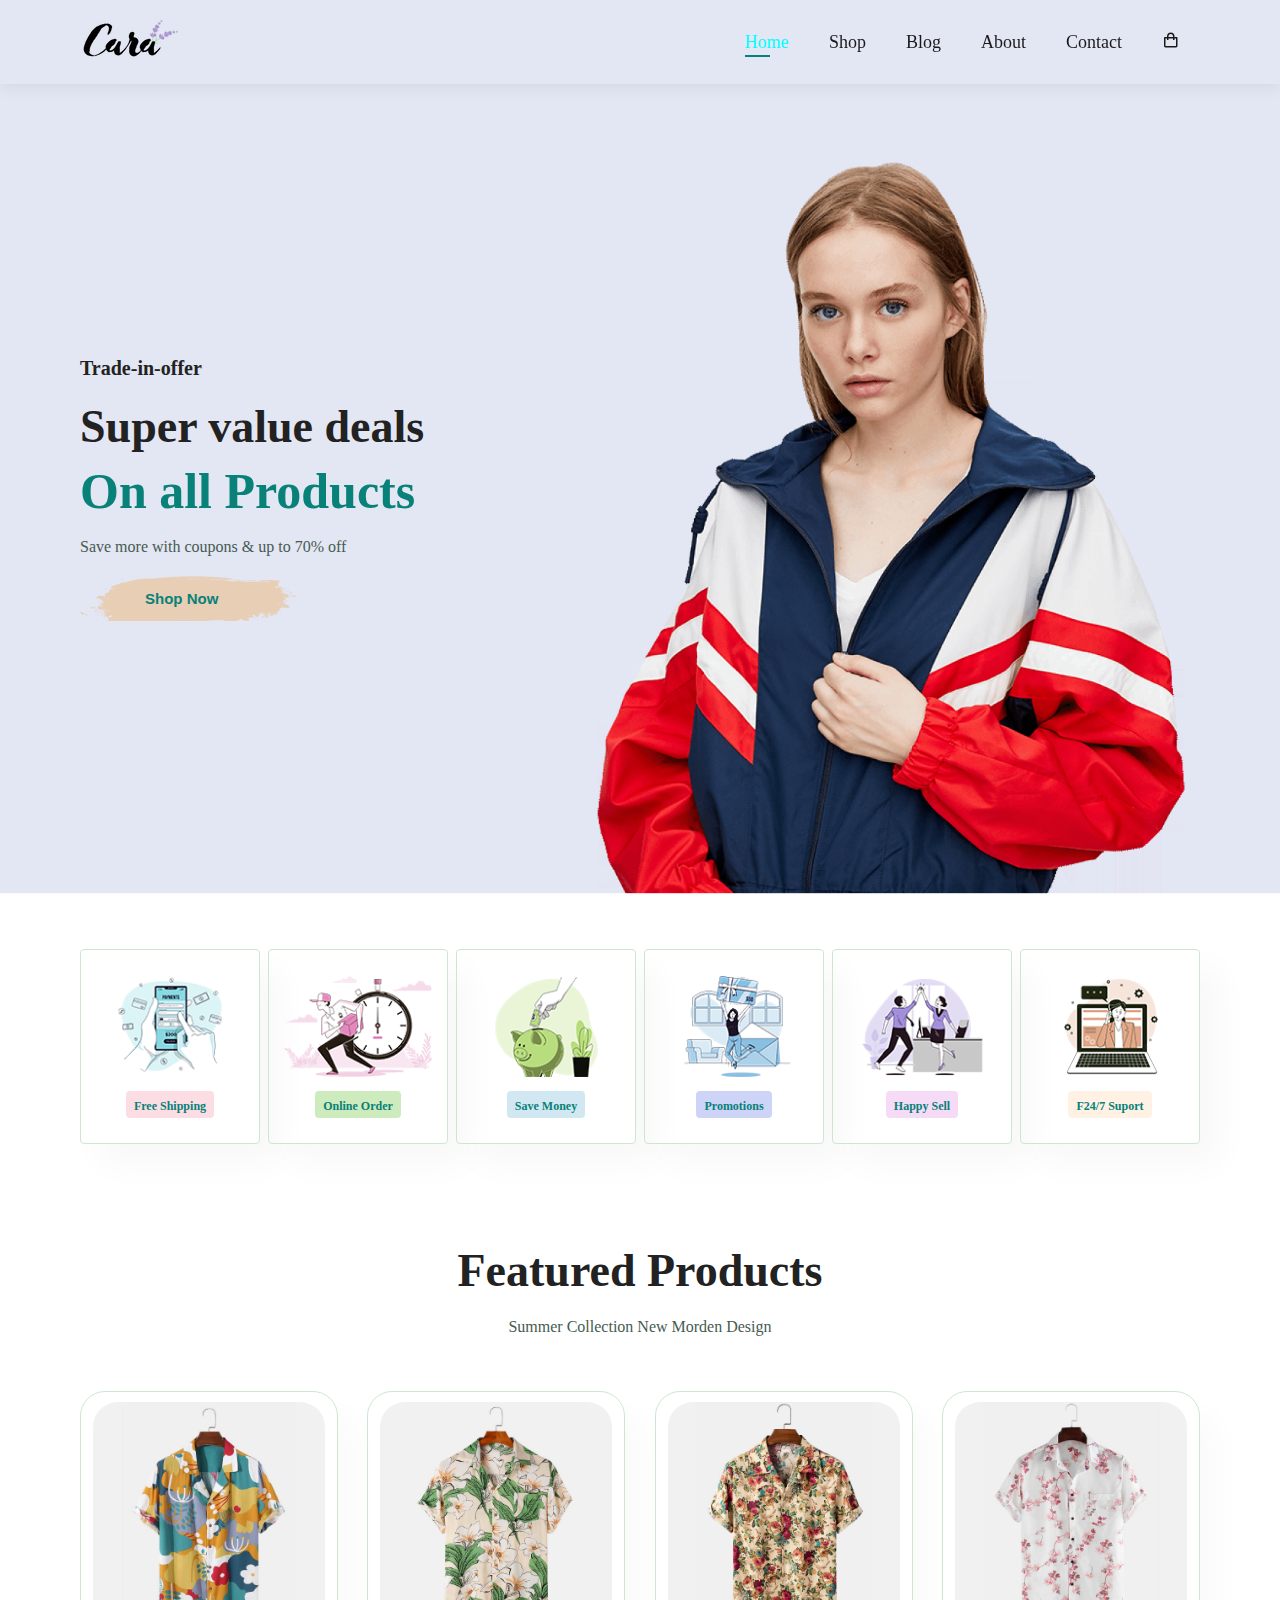
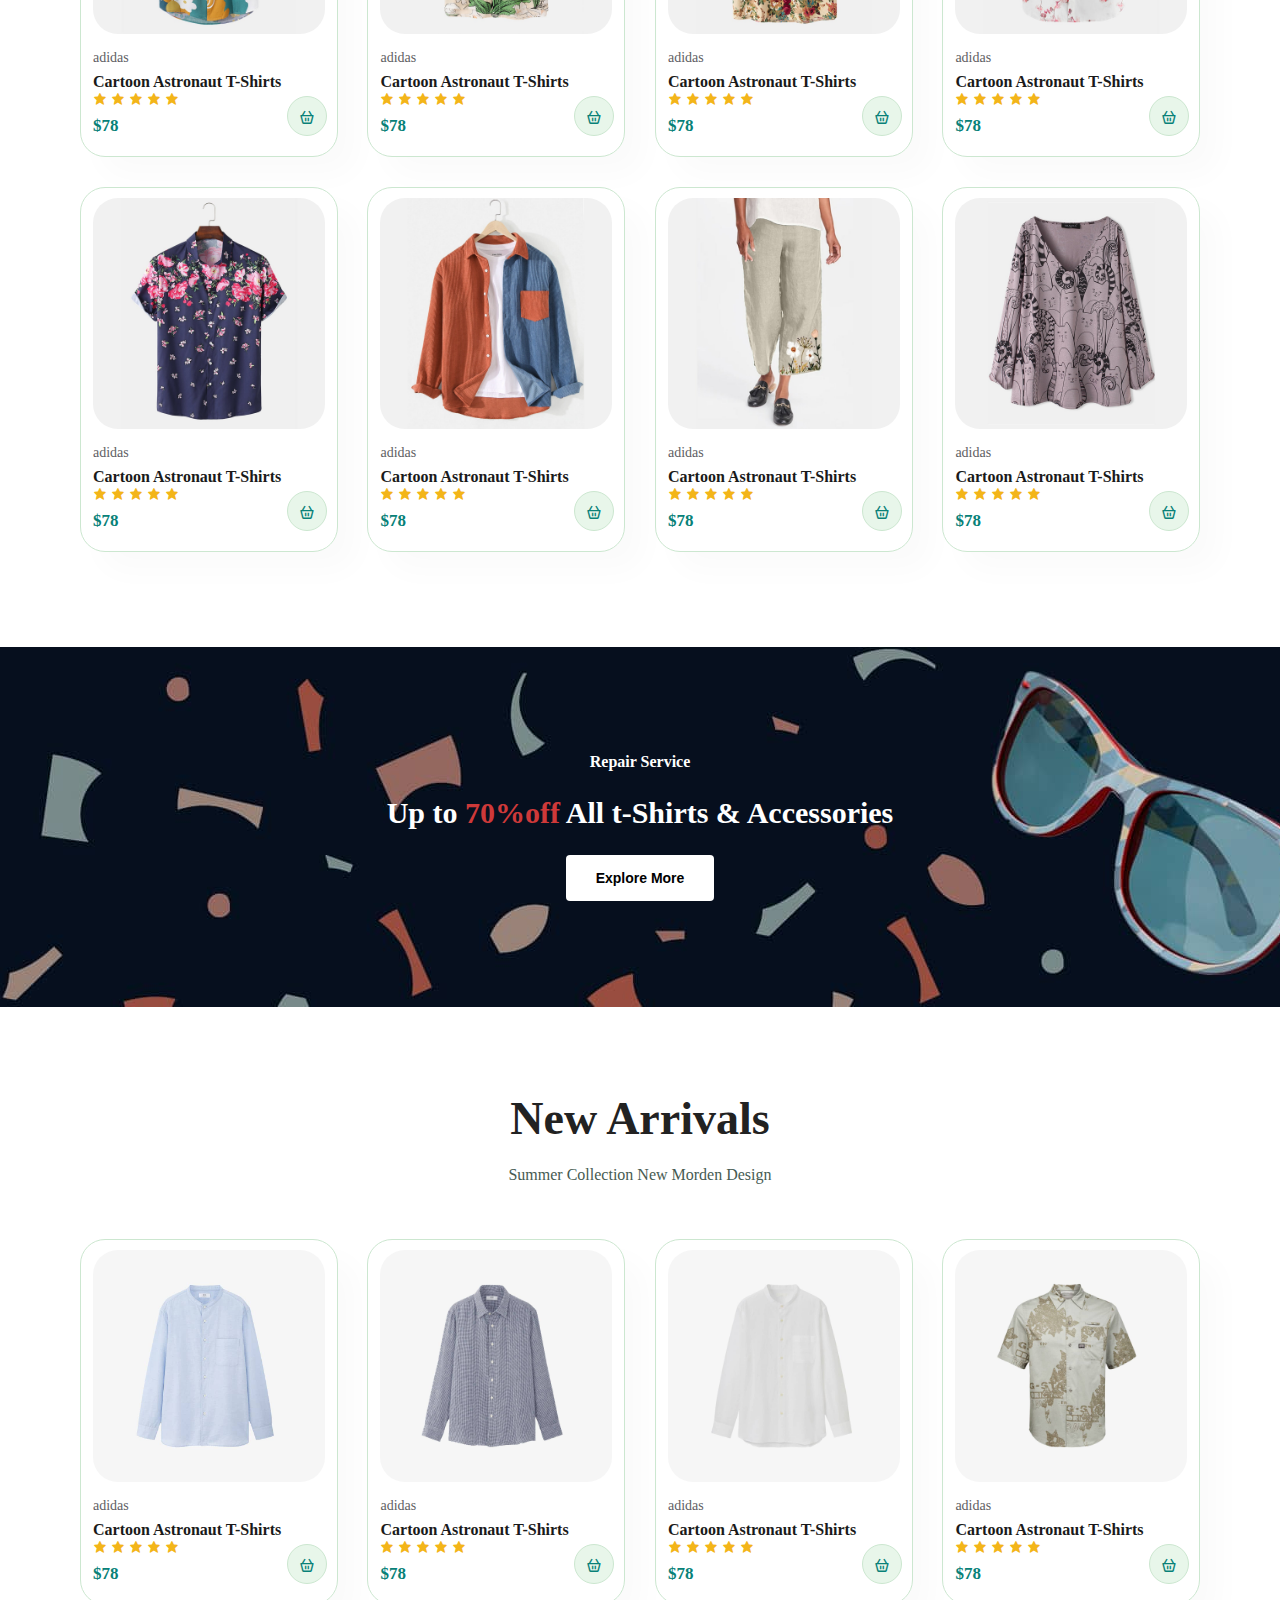
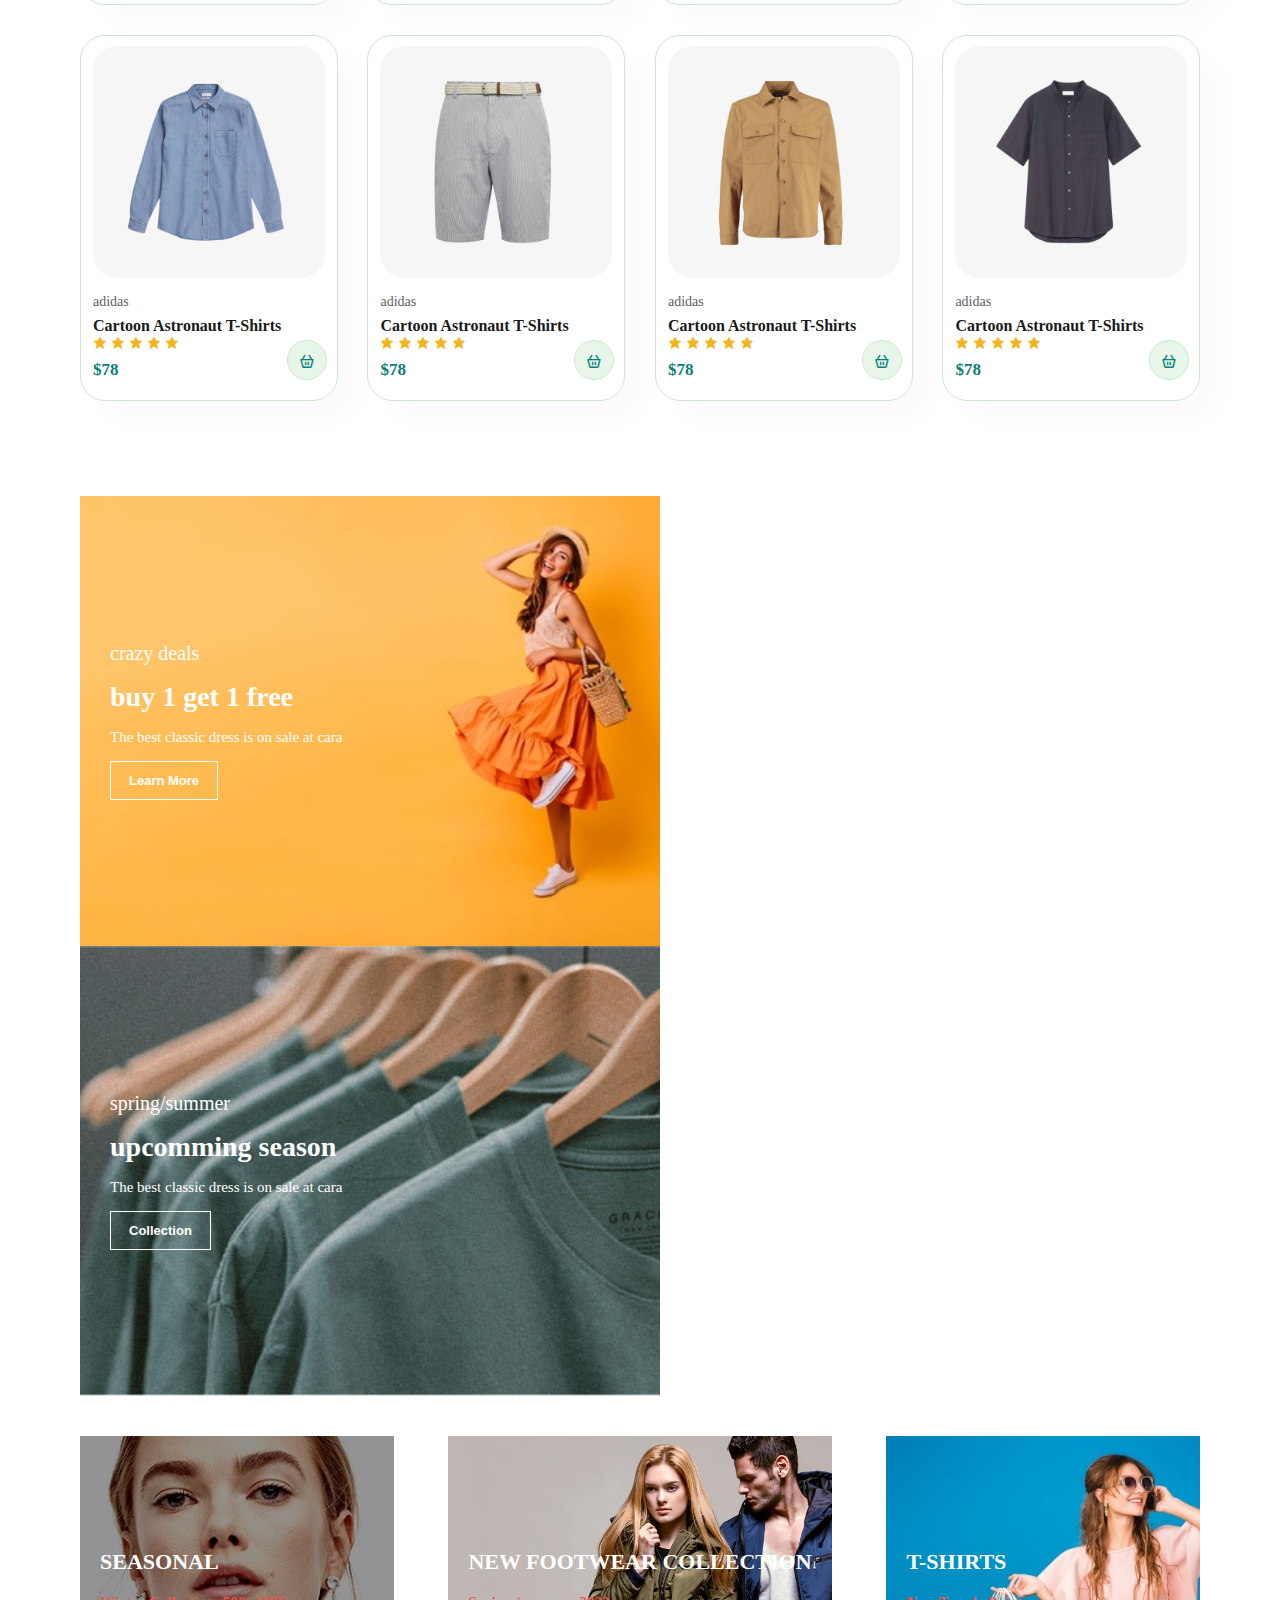
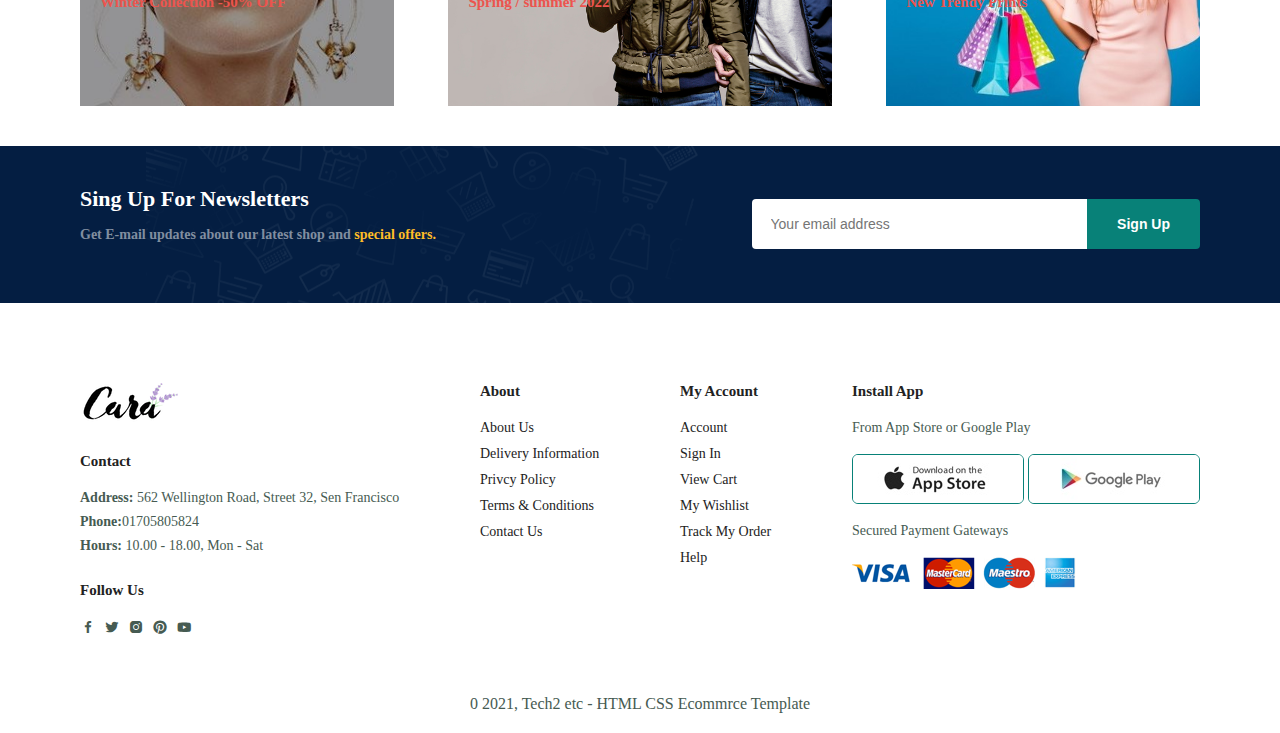
<file: index.html>
<!DOCTYPE html>
<html lang="en">
<head>
    <meta charset="UTF-8">
    <meta name="viewport" content="width=device-width, initial-scale=1.0">
    <title>Ecommerce site</title>
    <link href='https://unpkg.com/boxicons@2.1.4/css/boxicons.min.css' rel='stylesheet'>

    <link rel="stylesheet" href="style.css">

</head>
<body>

    <!-- ===========header section ========= -->
<section id="header">
    <a href="#"><img src="img/logo.png" alt=""></a>
    <div>
        <ul id="navbar">
            <li><a class="active" href="index.html">Home</a></li>
            <li><a href="shop.html">Shop</a></li>
            <li><a href="blog.html">Blog</a></li>
            <li><a href="about.html">About</a></li>
            <li><a href="contact.html">Contact</a></li>
            <li id="lg-bag"><a href="card.html"><i class='bx bx-shopping-bag' ></i></i></a></li>
            <a href="#" id="close"><i class='bx bx-window-close'></i></a>
        </ul>
    </div>
    <div id="mobile">
        <a href="#"><i class='bx bx-shopping-bag' ></i></i></a>
        <i id="bar" class='bx bx-menu'></i>
    </div>
</section>

<!-- =====hero section========= -->
<section id="hero">
    <h4>Trade-in-offer</h4>
    <h2>Super value deals</h2>
    <h1>On all Products</h1>
    <p>Save more with coupons & up to 70% off</p>
    <button>Shop Now</button>
</section>

<!-- =========feature section=========== -->
<section id="feature" class="section-p1">
    <div class="fe-box">
        <img src="img/features/f1.png" alt="">
        <h6>Free Shipping</h6>
    </div>

    <div class="fe-box">
        <img src="img/features/f2.png" alt="">
        <h6>Online Order</h6>
    </div>

    <div class="fe-box">
        <img src="img/features/f3.png" alt="">
        <h6>Save Money</h6>
    </div>

    <div class="fe-box">
        <img src="img/features/f4.png" alt="">
        <h6>Promotions</h6>
    </div>

    <div class="fe-box">
        <img src="img/features/f5.png" alt="">
        <h6>Happy Sell</h6>
    </div>

    <div class="fe-box">
        <img src="img/features/f6.png" alt="">
        <h6>F24/7 Suport</h6>
    </div>
</section>

<!-- =========feature product section=========== -->
<section id="product1" class="section-p1">
    <h2>Featured Products</h2>
    <p>Summer Collection New Morden Design</p>
    <div class="pro-container">
        <div class="pro">
            <img src="img/products/f1.jpg" alt="">
            <div class="des">
                <span>adidas</span>
                <h5>Cartoon Astronaut T-Shirts</h5>
                <div class="star">
                    <i class='bx bxs-star'></i>
                    <i class='bx bxs-star'></i>
                    <i class='bx bxs-star'></i>
                    <i class='bx bxs-star'></i>
                    <i class='bx bxs-star'></i>
                </div>
                <h4>$78</h4>
            </div>
            <a href="#"><i class='bx bx-basket card'></i></a>
        </div>

        <div class="pro">
            <img src="img/products/f2.jpg" alt="">
            <div class="des">
                <span>adidas</span>
                <h5>Cartoon Astronaut T-Shirts</h5>
                <div class="star">
                    <i class='bx bxs-star'></i>
                    <i class='bx bxs-star'></i>
                    <i class='bx bxs-star'></i>
                    <i class='bx bxs-star'></i>
                    <i class='bx bxs-star'></i>
                </div>
                <h4>$78</h4>
            </div>
            <a href="#"><i class='bx bx-basket card'></i></a>
        </div>

        <div class="pro">
            <img src="img/products/f3.jpg" alt="">
            <div class="des">
                <span>adidas</span>
                <h5>Cartoon Astronaut T-Shirts</h5>
                <div class="star">
                    <i class='bx bxs-star'></i>
                    <i class='bx bxs-star'></i>
                    <i class='bx bxs-star'></i>
                    <i class='bx bxs-star'></i>
                    <i class='bx bxs-star'></i>
                </div>
                <h4>$78</h4>
            </div>
            <a href="#"><i class='bx bx-basket card'></i></a>
        </div>

        <div class="pro">
            <img src="img/products/f4.jpg" alt="">
            <div class="des">
                <span>adidas</span>
                <h5>Cartoon Astronaut T-Shirts</h5>
                <div class="star">
                    <i class='bx bxs-star'></i>
                    <i class='bx bxs-star'></i>
                    <i class='bx bxs-star'></i>
                    <i class='bx bxs-star'></i>
                    <i class='bx bxs-star'></i>
                </div>
                <h4>$78</h4>
            </div>
            <a href="#"><i class='bx bx-basket card'></i></a>
        </div>

        <div class="pro">
            <img src="img/products/f5.jpg" alt="">
            <div class="des">
                <span>adidas</span>
                <h5>Cartoon Astronaut T-Shirts</h5>
                <div class="star">
                    <i class='bx bxs-star'></i>
                    <i class='bx bxs-star'></i>
                    <i class='bx bxs-star'></i>
                    <i class='bx bxs-star'></i>
                    <i class='bx bxs-star'></i>
                </div>
                <h4>$78</h4>
            </div>
            <a href="#"><i class='bx bx-basket card'></i></a>
        </div>
        <div class="pro">
            <img src="img/products/f6.jpg" alt="">
            <div class="des">
                <span>adidas</span>
                <h5>Cartoon Astronaut T-Shirts</h5>
                <div class="star">
                    <i class='bx bxs-star'></i>
                    <i class='bx bxs-star'></i>
                    <i class='bx bxs-star'></i>
                    <i class='bx bxs-star'></i>
                    <i class='bx bxs-star'></i>
                </div>
                <h4>$78</h4>
            </div>
            <a href="#"><i class='bx bx-basket card'></i></a>
        </div>

        <div class="pro">
            <img src="img/products/f7.jpg" alt="">
            <div class="des">
                <span>adidas</span>
                <h5>Cartoon Astronaut T-Shirts</h5>
                <div class="star">
                    <i class='bx bxs-star'></i>
                    <i class='bx bxs-star'></i>
                    <i class='bx bxs-star'></i>
                    <i class='bx bxs-star'></i>
                    <i class='bx bxs-star'></i>
                </div>
                <h4>$78</h4>
            </div>
            <a href="#"><i class='bx bx-basket card'></i></a>
        </div>

        <div class="pro">
            <img src="img/products/f8.jpg" alt="">
            <div class="des">
                <span>adidas</span>
                <h5>Cartoon Astronaut T-Shirts</h5>
                <div class="star">
                    <i class='bx bxs-star'></i>
                    <i class='bx bxs-star'></i>
                    <i class='bx bxs-star'></i>
                    <i class='bx bxs-star'></i>
                    <i class='bx bxs-star'></i>
                </div>
                <h4>$78</h4>
            </div>
            <a href="#"><i class='bx bx-basket card'></i></a>
        </div>
    </div>


</section>

<!-- ============banner section=========== -->
<section id="banner" class="section-m1">
    <h4>Repair Service</h4>
    <h2>Up to <span>70%off</span> All t-Shirts & Accessories</h2>
    <button class="normal">Explore More</button>
</section>
<!-- ============New Arrivals section=========== -->
<section id="product1" class="section-p1">
    <h2>New Arrivals</h2>
    <p>Summer Collection New Morden Design</p>
    <div class="pro-container">
        <div class="pro">
            <img src="img/products/n1.jpg" alt="">
            <div class="des">
                <span>adidas</span>
                <h5>Cartoon Astronaut T-Shirts</h5>
                <div class="star">
                    <i class='bx bxs-star'></i>
                    <i class='bx bxs-star'></i>
                    <i class='bx bxs-star'></i>
                    <i class='bx bxs-star'></i>
                    <i class='bx bxs-star'></i>
                </div>
                <h4>$78</h4>
            </div>
            <a href="#"><i class='bx bx-basket card'></i></a>
        </div>

        <div class="pro">
            <img src="img/products/n2.jpg" alt="">
            <div class="des">
                <span>adidas</span>
                <h5>Cartoon Astronaut T-Shirts</h5>
                <div class="star">
                    <i class='bx bxs-star'></i>
                    <i class='bx bxs-star'></i>
                    <i class='bx bxs-star'></i>
                    <i class='bx bxs-star'></i>
                    <i class='bx bxs-star'></i>
                </div>
                <h4>$78</h4>
            </div>
            <a href="#"><i class='bx bx-basket card'></i></a>
        </div>

        <div class="pro">
            <img src="img/products/n3.jpg" alt="">
            <div class="des">
                <span>adidas</span>
                <h5>Cartoon Astronaut T-Shirts</h5>
                <div class="star">
                    <i class='bx bxs-star'></i>
                    <i class='bx bxs-star'></i>
                    <i class='bx bxs-star'></i>
                    <i class='bx bxs-star'></i>
                    <i class='bx bxs-star'></i>
                </div>
                <h4>$78</h4>
            </div>
            <a href="#"><i class='bx bx-basket card'></i></a>
        </div>

        <div class="pro">
            <img src="img/products/n4.jpg" alt="">
            <div class="des">
                <span>adidas</span>
                <h5>Cartoon Astronaut T-Shirts</h5>
                <div class="star">
                    <i class='bx bxs-star'></i>
                    <i class='bx bxs-star'></i>
                    <i class='bx bxs-star'></i>
                    <i class='bx bxs-star'></i>
                    <i class='bx bxs-star'></i>
                </div>
                <h4>$78</h4>
            </div>
            <a href="#"><i class='bx bx-basket card'></i></a>
        </div>

        <div class="pro">
            <img src="img/products/n5.jpg" alt="">
            <div class="des">
                <span>adidas</span>
                <h5>Cartoon Astronaut T-Shirts</h5>
                <div class="star">
                    <i class='bx bxs-star'></i>
                    <i class='bx bxs-star'></i>
                    <i class='bx bxs-star'></i>
                    <i class='bx bxs-star'></i>
                    <i class='bx bxs-star'></i>
                </div>
                <h4>$78</h4>
            </div>
            <a href="#"><i class='bx bx-basket card'></i></a>
        </div>
        <div class="pro">
            <img src="img/products/n6.jpg" alt="">
            <div class="des">
                <span>adidas</span>
                <h5>Cartoon Astronaut T-Shirts</h5>
                <div class="star">
                    <i class='bx bxs-star'></i>
                    <i class='bx bxs-star'></i>
                    <i class='bx bxs-star'></i>
                    <i class='bx bxs-star'></i>
                    <i class='bx bxs-star'></i>
                </div>
                <h4>$78</h4>
            </div>
            <a href="#"><i class='bx bx-basket card'></i></a>
        </div>

        <div class="pro">
            <img src="img/products/n7.jpg" alt="">
            <div class="des">
                <span>adidas</span>
                <h5>Cartoon Astronaut T-Shirts</h5>
                <div class="star">
                    <i class='bx bxs-star'></i>
                    <i class='bx bxs-star'></i>
                    <i class='bx bxs-star'></i>
                    <i class='bx bxs-star'></i>
                    <i class='bx bxs-star'></i>
                </div>
                <h4>$78</h4>
            </div>
            <a href="#"><i class='bx bx-basket card'></i></a>
        </div>

        <div class="pro">
            <img src="img/products/n8.jpg" alt="">
            <div class="des">
                <span>adidas</span>
                <h5>Cartoon Astronaut T-Shirts</h5>
                <div class="star">
                    <i class='bx bxs-star'></i>
                    <i class='bx bxs-star'></i>
                    <i class='bx bxs-star'></i>
                    <i class='bx bxs-star'></i>
                    <i class='bx bxs-star'></i>
                </div>
                <h4>$78</h4>
            </div>
            <a href="#"><i class='bx bx-basket card'></i></a>
        </div>
    </div>


</section>
<!-- ===========small banner=========== -->
<section id="sm-banner" class="section-p1">
    <div class="banner-box">
        <h4>crazy deals</h4>
        <h2>buy 1 get 1 free</h2>
        <span>The best classic dress is on sale at cara</span>
        <button class="white">Learn More</button>
    </div>

    <div class="banner-box banner-box2">
        <h4>spring/summer</h4>
        <h2>upcomming season</h2>
        <span>The best classic dress is on sale at cara</span>
        <button class="white">Collection</button>
    </div>
</section>
<!-- ===========small banner3=========== -->
<section id="banner3">
    <div class="banner-box">
        <h2>SEASONAL</h2>
        <h3>Winter Collection -50% OFF</h3>
    </div>

    <div class="banner-box banner-box2">
        <h2>NEW FOOTWEAR COLLECTION</h2>
        <h3>Spring / summer 2022</h3>
    </div>

    <div class="banner-box banner-box3">
        <h2>T-SHIRTS</h2>
        <h3>New Trendy Prints</h3>
    </div>
</section>

<!-- ===========newsletter banner3=========== -->

<section id="newsletter" class="section-p1 section-m1">
    <div class="newstext">
        <h4>Sing Up For Newsletters</h4>
        <p>Get E-mail updates about our latest shop and <span>special offers.</span></p>
    </div>
    <div class="form">
        <input type="text" placeholder="Your email address">
        <button class="normal">Sign Up</button>
    </div>
</section>

<!-- ====================footer section=================== -->
<footer class="section-p1">
    <div class="col">
        <img class="logo" src="img/logo.png" alt="">
        <h4>Contact</h4>
        <p><strong>Address:</strong> 562 Wellington Road, Street 32, Sen Francisco</p>
        <p><strong>Phone:</strong>01705805824</p>
        <p><strong>Hours:</strong> 10.00 - 18.00, Mon - Sat</p>
        <div class="follow">
            <h4>Follow Us</h4>
            <div class="icon">
                <i class='bx bxl-facebook'></i>
                <i class='bx bxl-twitter'></i>
                <i class='bx bxl-instagram-alt' ></i>
                <i class='bx bxl-pinterest'></i>
                <i class='bx bxl-youtube'></i>
            </div>
        </div>
    </div>

    <div class="col">
        <h4>About</h4>
        <a href="#">About Us</a>
        <a href="#">Delivery Information</a>
        <a href="#">Privcy Policy</a>
        <a href="#">Terms & Conditions</a>
        <a href="#">Contact Us</a>
    </div>

    <div class="col">
        <h4>My Account</h4>
        <a href="#">Account</a>
        <a href="#">Sign In</a>
        <a href="#">View Cart</a>
        <a href="#">My Wishlist</a>
        <a href="#">Track My Order</a>
        <a href="#">Help</a>
    </div>

    <div class="col install">
        <h4>Install App</h4>
        <p>From App Store or Google Play</p>
        <div class="row">
            <img src="img/pay/app.jpg" alt="">
            <img src="img/pay/play.jpg" alt="">
        </div>
        <p>Secured Payment Gateways</p>
        <img src="img/pay/pay.png" alt="">
    </div>
    
</footer>
<div class="copyright">
    <p>0 2021, Tech2 etc - HTML CSS Ecommrce Template</p>
</div>
    <script src="script.js"></script>
</body>
</html>
</file>
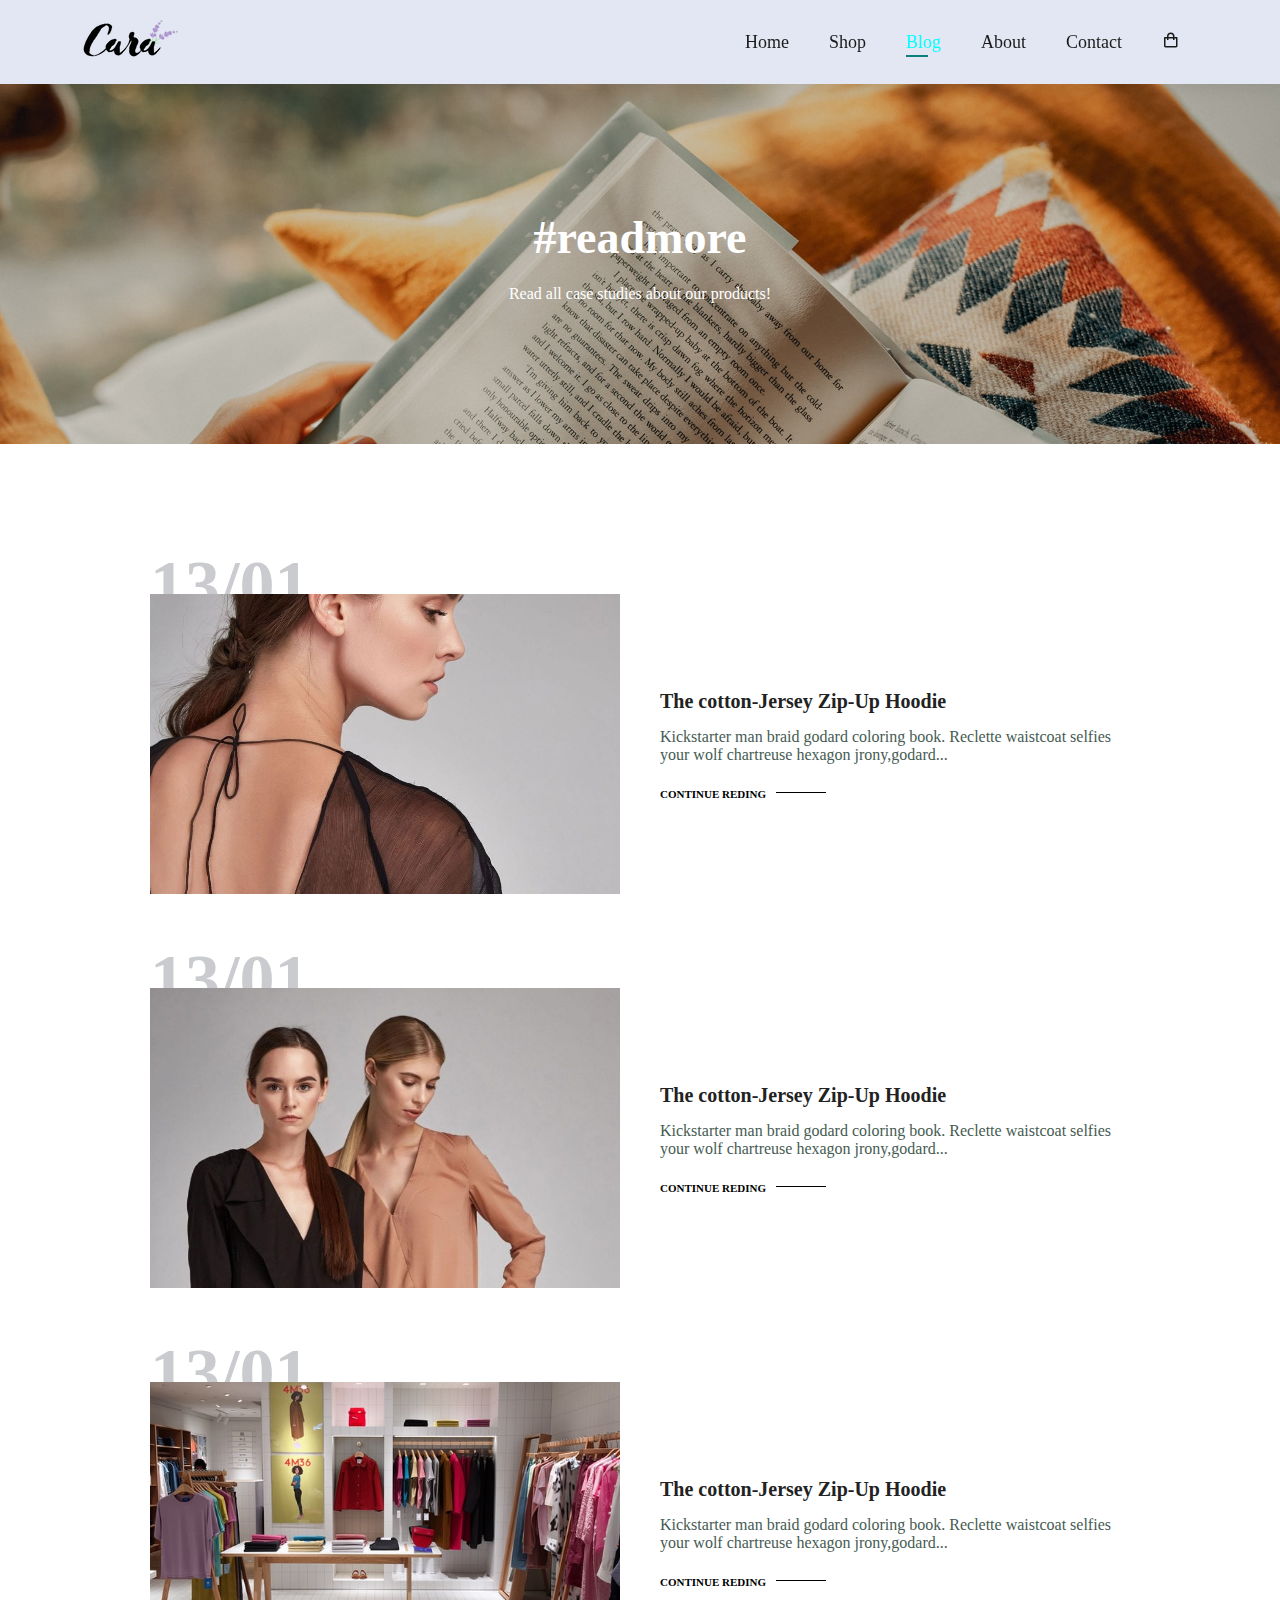
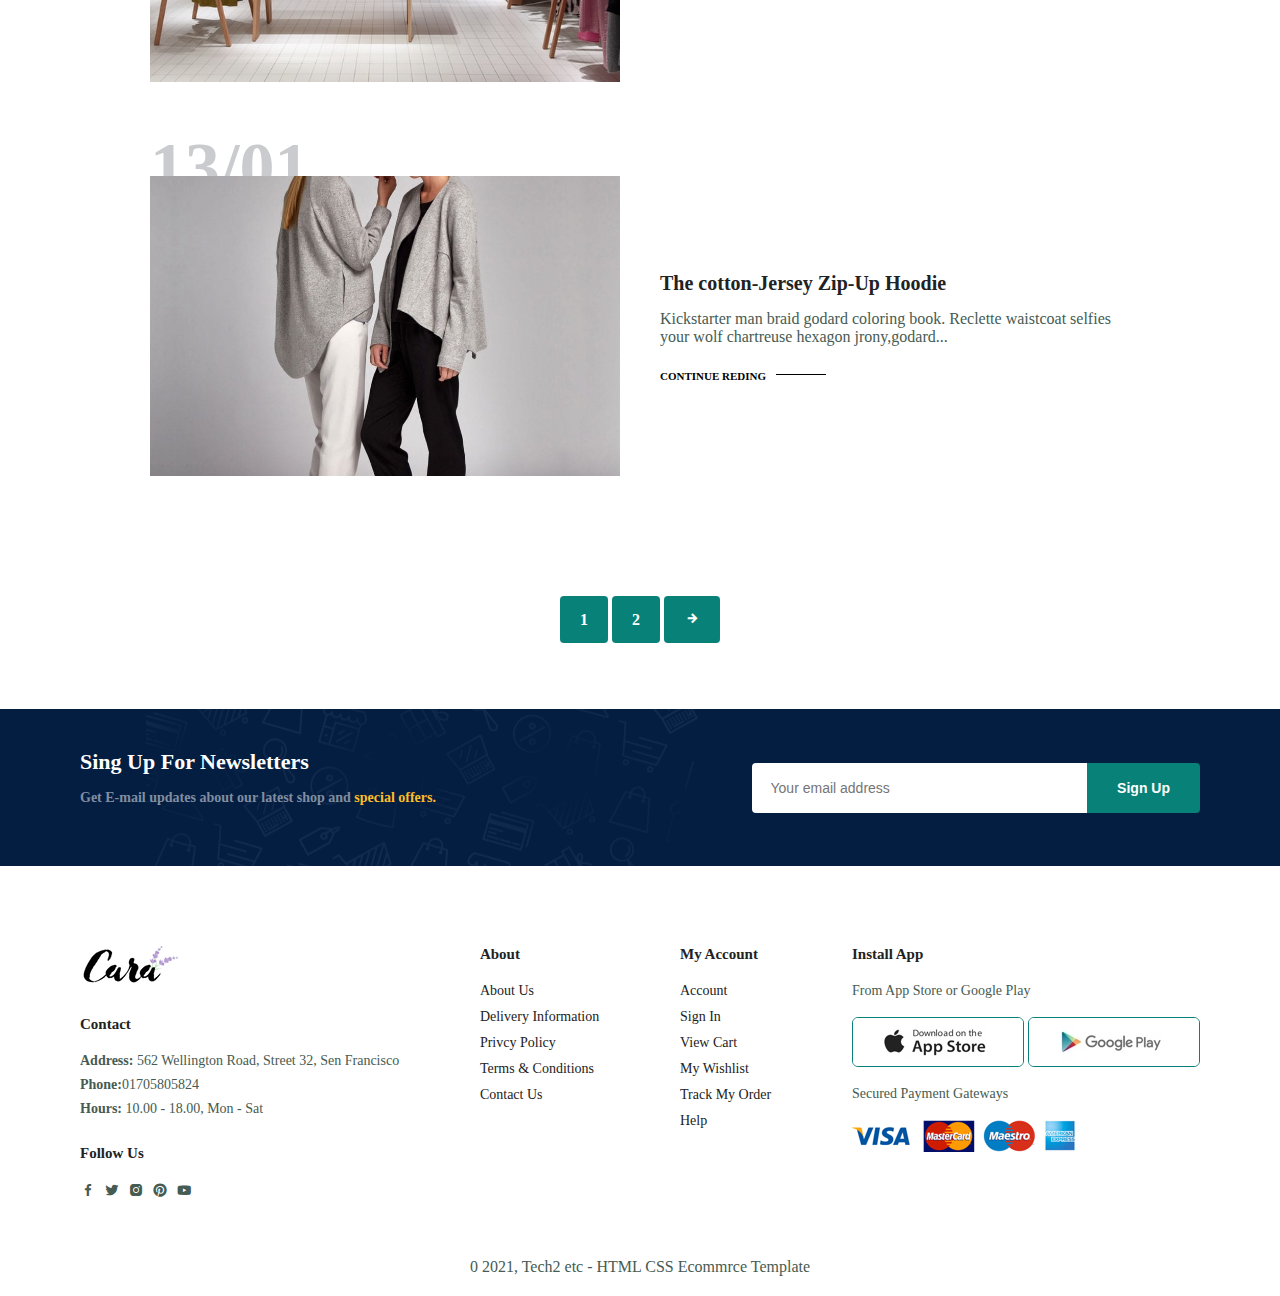
<file: blog.html>
<!DOCTYPE html>
<html lang="en">
<head>
    <meta charset="UTF-8">
    <meta name="viewport" content="width=device-width, initial-scale=1.0">
    <title>Shop page</title>
    <link href='https://unpkg.com/boxicons@2.1.4/css/boxicons.min.css' rel='stylesheet'>
    <link rel="stylesheet" href="style.css">
</head>
<body>

        <!-- ===========header section ========= -->
<section id="header">
    <a href="#"><img src="img/logo.png" alt=""></a>
    <div>
        <ul id="navbar">
            <li><a href="index.html">Home</a></li>
            <li><a href="shop.html">Shop</a></li>
            <li><a  class="active"  href="blog.html">Blog</a></li>
            <li><a href="about.html">About</a></li>
            <li><a href="contact.html">Contact</a></li>
            <li id="lg-bag"><a href="card.html"><i class='bx bx-shopping-bag' ></i></i></a></li>
            <a href="#" id="close"><i class='bx bx-window-close'></i></a>
        </ul>
    </div>
    <div id="mobile">
        <a href="#"><i class='bx bx-shopping-bag' ></i></i></a>
        <i id="bar" class='bx bx-menu'></i>
    </div>
</section>
    <!-- =====hero section========= -->
<section id="page-header" class="bolg-header">
    <h2>#readmore</h2>
    <p>Read all case studies about our products!</p>
</section>

<section id="blog">
    <div class="blog-box">
        <div class="blog-img">
            <img src="img/blog/b1.jpg" alt="">
        </div>
        <div class="blog-details">
            <h4>The cotton-Jersey Zip-Up Hoodie</h4>
            <p>Kickstarter man braid godard coloring book. Reclette waistcoat selfies your wolf chartreuse hexagon jrony,godard...</p>
            <a href="#">CONTINUE REDING</a>
        </div>
        <h1>13/01</h1>
    </div>

    <div class="blog-box">
        <div class="blog-img">
            <img src="img/blog/b2.jpg" alt="">
        </div>
        <div class="blog-details">
            <h4>The cotton-Jersey Zip-Up Hoodie</h4>
            <p>Kickstarter man braid godard coloring book. Reclette waistcoat selfies your wolf chartreuse hexagon jrony,godard...</p>
            <a href="#">CONTINUE REDING</a>
        </div>
        <h1>13/01</h1>
    </div>

    <div class="blog-box">
        <div class="blog-img">
            <img src="img/blog/b3.jpg" alt="">
        </div>
        <div class="blog-details">
            <h4>The cotton-Jersey Zip-Up Hoodie</h4>
            <p>Kickstarter man braid godard coloring book. Reclette waistcoat selfies your wolf chartreuse hexagon jrony,godard...</p>
            <a href="#">CONTINUE REDING</a>
        </div>
        <h1>13/01</h1>
    </div>

    <div class="blog-box">
        <div class="blog-img">
            <img src="img/blog/b4.jpg" alt="">
        </div>
        <div class="blog-details">
            <h4>The cotton-Jersey Zip-Up Hoodie</h4>
            <p>Kickstarter man braid godard coloring book. Reclette waistcoat selfies your wolf chartreuse hexagon jrony,godard...</p>
            <a href="#">CONTINUE REDING</a>
        </div>
        <h1>13/01</h1>
    </div>
</section>

<!-- ===============pagination section=============== -->
<section id="pagination" class="section-p1">
    <a href="#">1</a>
    <a href="#">2</a>
    <a href="#"><i class='bx bx-right-arrow-alt'></i></a>
</section>
<!-- ===========newsletter banner3=========== -->

<section id="newsletter" class="section-p1 section-m1">
    <div class="newstext">
        <h4>Sing Up For Newsletters</h4>
        <p>Get E-mail updates about our latest shop and <span>special offers.</span></p>
    </div>
    <div class="form">
        <input type="text" placeholder="Your email address">
        <button class="normal">Sign Up</button>
    </div>
</section>

<!-- ====================footer section=================== -->
<footer class="section-p1">
    <div class="col">
        <img class="logo" src="img/logo.png" alt="">
        <h4>Contact</h4>
        <p><strong>Address:</strong> 562 Wellington Road, Street 32, Sen Francisco</p>
        <p><strong>Phone:</strong>01705805824</p>
        <p><strong>Hours:</strong> 10.00 - 18.00, Mon - Sat</p>
        <div class="follow">
            <h4>Follow Us</h4>
            <div class="icon">
                <i class='bx bxl-facebook'></i>
                <i class='bx bxl-twitter'></i>
                <i class='bx bxl-instagram-alt' ></i>
                <i class='bx bxl-pinterest'></i>
                <i class='bx bxl-youtube'></i>
            </div>
        </div>
    </div>

    <div class="col">
        <h4>About</h4>
        <a href="#">About Us</a>
        <a href="#">Delivery Information</a>
        <a href="#">Privcy Policy</a>
        <a href="#">Terms & Conditions</a>
        <a href="#">Contact Us</a>
    </div>

    <div class="col">
        <h4>My Account</h4>
        <a href="#">Account</a>
        <a href="#">Sign In</a>
        <a href="#">View Cart</a>
        <a href="#">My Wishlist</a>
        <a href="#">Track My Order</a>
        <a href="#">Help</a>
    </div>

    <div class="col install">
        <h4>Install App</h4>
        <p>From App Store or Google Play</p>
        <div class="row">
            <img src="img/pay/app.jpg" alt="">
            <img src="img/pay/play.jpg" alt="">
        </div>
        <p>Secured Payment Gateways</p>
        <img src="img/pay/pay.png" alt="">
    </div>
    
</footer>
<div class="copyright">
    <p>0 2021, Tech2 etc - HTML CSS Ecommrce Template</p>
</div>
    <script src="script.js"></script>
</body>
</html>
</file>
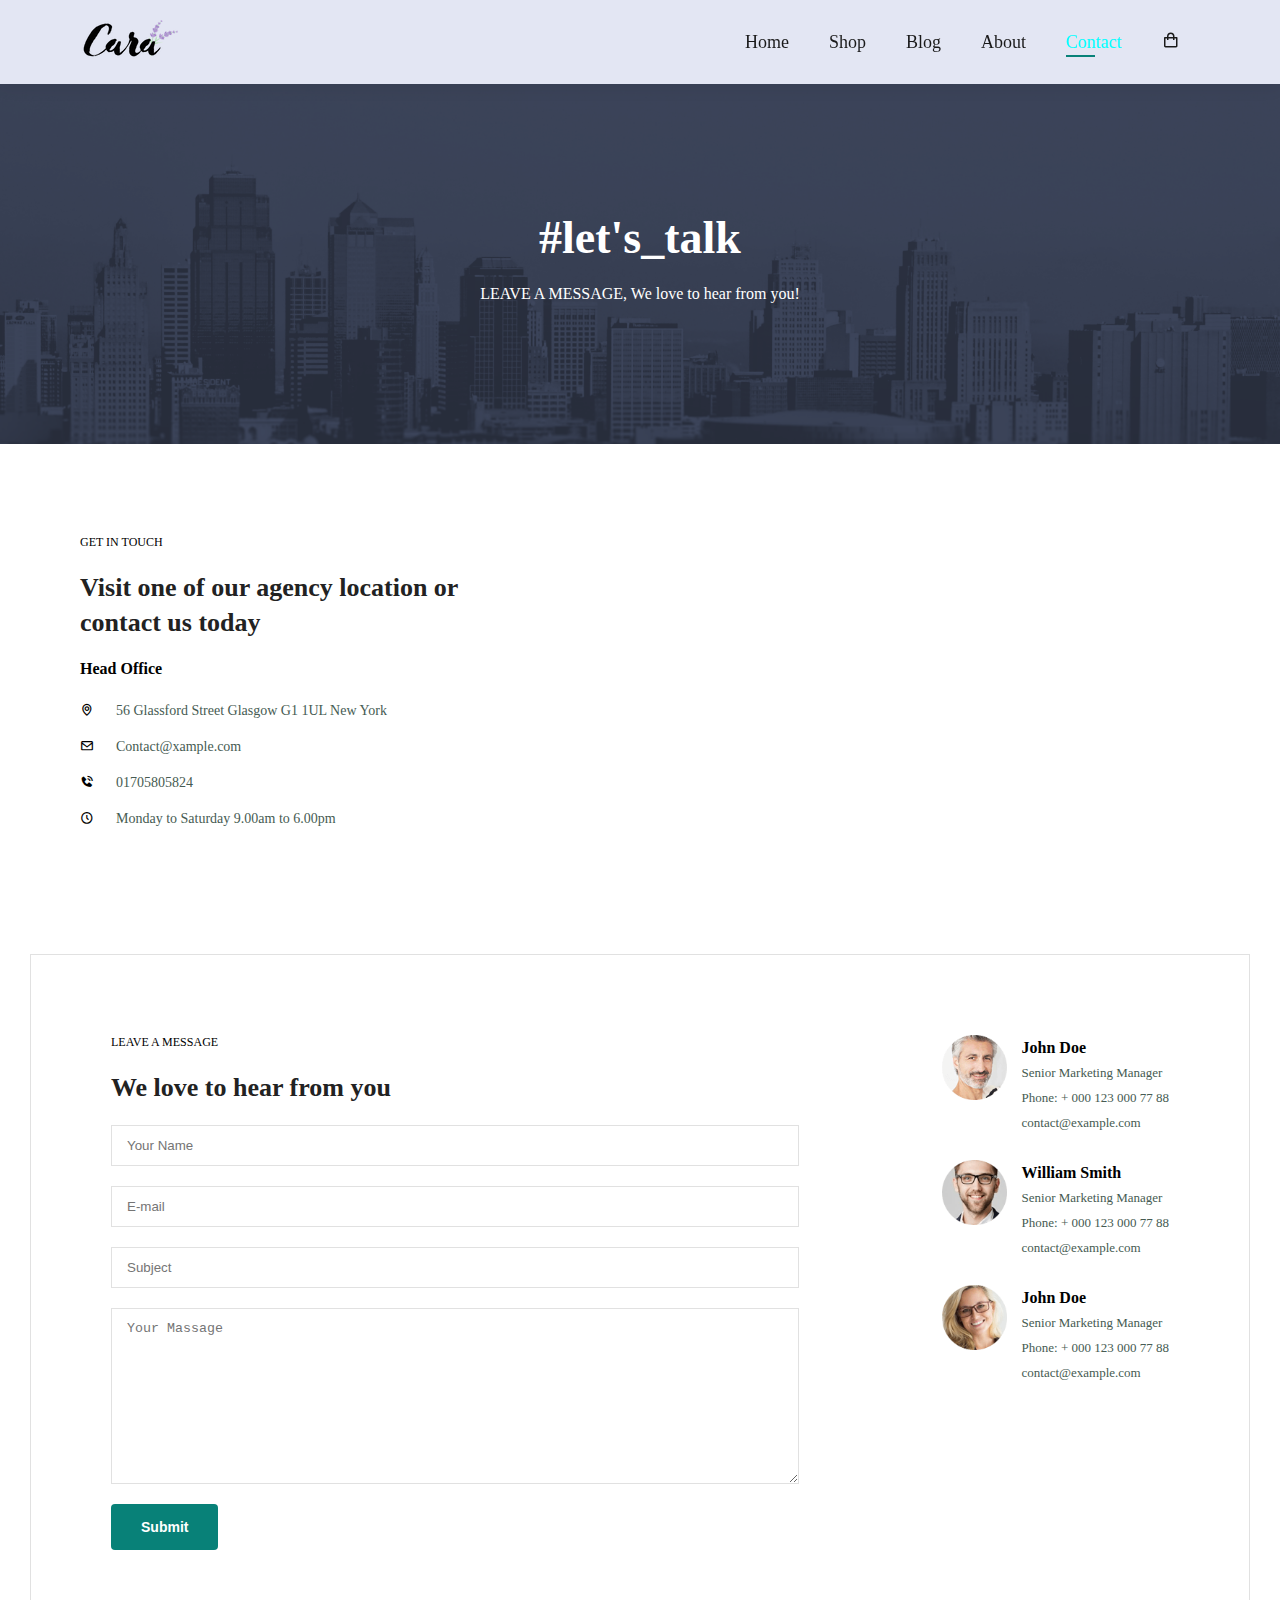
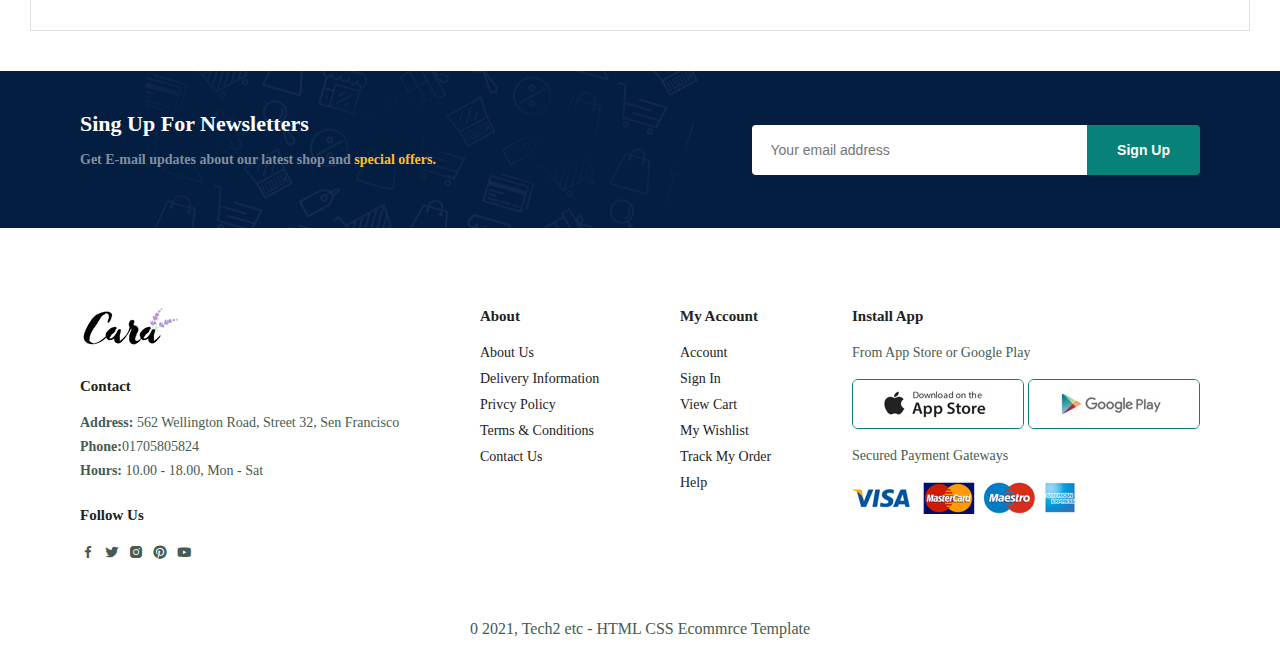
<file: contact.html>
<!DOCTYPE html>
<html lang="en">
<head>
    <meta charset="UTF-8">
    <meta name="viewport" content="width=device-width, initial-scale=1.0">
    <title>Shop page</title>
    <link href='https://unpkg.com/boxicons@2.1.4/css/boxicons.min.css' rel='stylesheet'>
    <link rel="stylesheet" href="style.css">
</head>
<body>

        <!-- ===========header section ========= -->
<section id="header">
    <a href="#"><img src="img/logo.png" alt=""></a>
    <div>
        <ul id="navbar">
            <li><a href="index.html">Home</a></li>
            <li><a href="shop.html">Shop</a></li>
            <li><a href="blog.html">Blog</a></li>
            <li><a href="about.html">About</a></li>
            <li><a class="active" href="contact.html">Contact</a></li>
            <li id="lg-bag"><a href="card.html"><i class='bx bx-shopping-bag' ></i></i></a></li>
            <a href="#" id="close"><i class='bx bx-window-close'></i></a>
        </ul>
    </div>
    <div id="mobile">
        <a href="#"><i class='bx bx-shopping-bag' ></i></i></a>
        <i id="bar" class='bx bx-menu'></i>
    </div>
</section>
    <!-- =====hero section========= -->
<section id="page-header" class="about-header">
    <h2>#let's_talk</h2>
    <p>LEAVE A MESSAGE, We love to hear from you!</p>
</section>

<section id="contact-details" class="section-p1">
    <div class="details">
        <span>GET IN TOUCH</span>
        <h2>Visit one of our agency location or contact us today </h2>
        <h3>Head Office</h3>
        <div>
            <li>
                <i class='bx bx-map'></i>
                <p>56 Glassford Street Glasgow G1 1UL New York </p>
            </li>

            <li>
                <i class='bx bx-envelope'></i>
                <p>Contact@xample.com </p>
            </li>

            <li>
                <i class='bx bxs-phone-call'></i>
                <p>01705805824 </p>
            </li>

            <li>
                <i class='bx bx-time-five'></i>
                <p>Monday to Saturday 9.00am to 6.00pm</p>
            </li>
        </div>
    </div>
    
    <div class="map">
        <iframe src="https://www.google.com/maps/embed?pb=!1m18!1m12!1m3!1d79041.58768512552!2d-1.24758785!3d51.7504163!2m3!1f0!2f0!3f0!3m2!1i1024!2i768!4f13.1!3m3!1m2!1s0x48713380adc41faf%3A0xc820dba8cb547402!2sOxford%2C%20UK!5e0!3m2!1sen!2sbd!4v1701179251884!5m2!1sen!2sbd" width="600" height="450" style="border:0;" allowfullscreen="" loading="lazy" referrerpolicy="no-referrer-when-downgrade"></iframe>
    </div>
</section>

<section id="form-details" >
    <form action="">
        <span>LEAVE A MESSAGE</span>
        <h2>We love to hear from you</h2>
        <input type="text" placeholder="Your Name">
        <input type="email" placeholder="E-mail">
        <input type="text" placeholder="Subject">
        <textarea name="" id="" cols="30" rows="10" placeholder="Your Massage"></textarea>
        <button class="normal">Submit</button>
    </form>

    <div class="people">
        <div>
            <img src="img/people/1.png" alt="">
            <p><span>John Doe</span>Senior Marketing Manager <br> Phone: + 000 123 000 77 88 <br>contact@example.com</p>

        </div>

        <div>
            <img src="img/people/2.png" alt="">
            <p><span>William Smith</span>Senior Marketing Manager <br> Phone: + 000 123 000 77 88<br>contact@example.com</p>
            
        </div>

        <div>
            <img src="img/people/3.png" alt="">
            <p><span>John Doe</span>Senior Marketing Manager <br> Phone: + 000 123 000 77 88<br>contact@example.com</p>
            
        </div>
    </div>
</section>

<section id="newsletter" class="section-p1 section-m1">
    <div class="newstext">
        <h4>Sing Up For Newsletters</h4>
        <p>Get E-mail updates about our latest shop and <span>special offers.</span></p>
    </div>
    <div class="form">
        <input type="text" placeholder="Your email address">
        <button class="normal">Sign Up</button>
    </div>
</section>
<!-- ====================footer section=================== -->
<footer class="section-p1">
    <div class="col">
        <img class="logo" src="img/logo.png" alt="">
        <h4>Contact</h4>
        <p><strong>Address:</strong> 562 Wellington Road, Street 32, Sen Francisco</p>
        <p><strong>Phone:</strong>01705805824</p>
        <p><strong>Hours:</strong> 10.00 - 18.00, Mon - Sat</p>
        <div class="follow">
            <h4>Follow Us</h4>
            <div class="icon">
                <i class='bx bxl-facebook'></i>
                <i class='bx bxl-twitter'></i>
                <i class='bx bxl-instagram-alt' ></i>
                <i class='bx bxl-pinterest'></i>
                <i class='bx bxl-youtube'></i>
            </div>
        </div>
    </div>

    <div class="col">
        <h4>About</h4>
        <a href="#">About Us</a>
        <a href="#">Delivery Information</a>
        <a href="#">Privcy Policy</a>
        <a href="#">Terms & Conditions</a>
        <a href="#">Contact Us</a>
    </div>

    <div class="col">
        <h4>My Account</h4>
        <a href="#">Account</a>
        <a href="#">Sign In</a>
        <a href="#">View Cart</a>
        <a href="#">My Wishlist</a>
        <a href="#">Track My Order</a>
        <a href="#">Help</a>
    </div>

    <div class="col install">
        <h4>Install App</h4>
        <p>From App Store or Google Play</p>
        <div class="row">
            <img src="img/pay/app.jpg" alt="">
            <img src="img/pay/play.jpg" alt="">
        </div>
        <p>Secured Payment Gateways</p>
        <img src="img/pay/pay.png" alt="">
    </div>
    
</footer>
<div class="copyright">
    <p>0 2021, Tech2 etc - HTML CSS Ecommrce Template</p>
</div>
    <script src="script.js"></script>
</body>
</html>
</file>
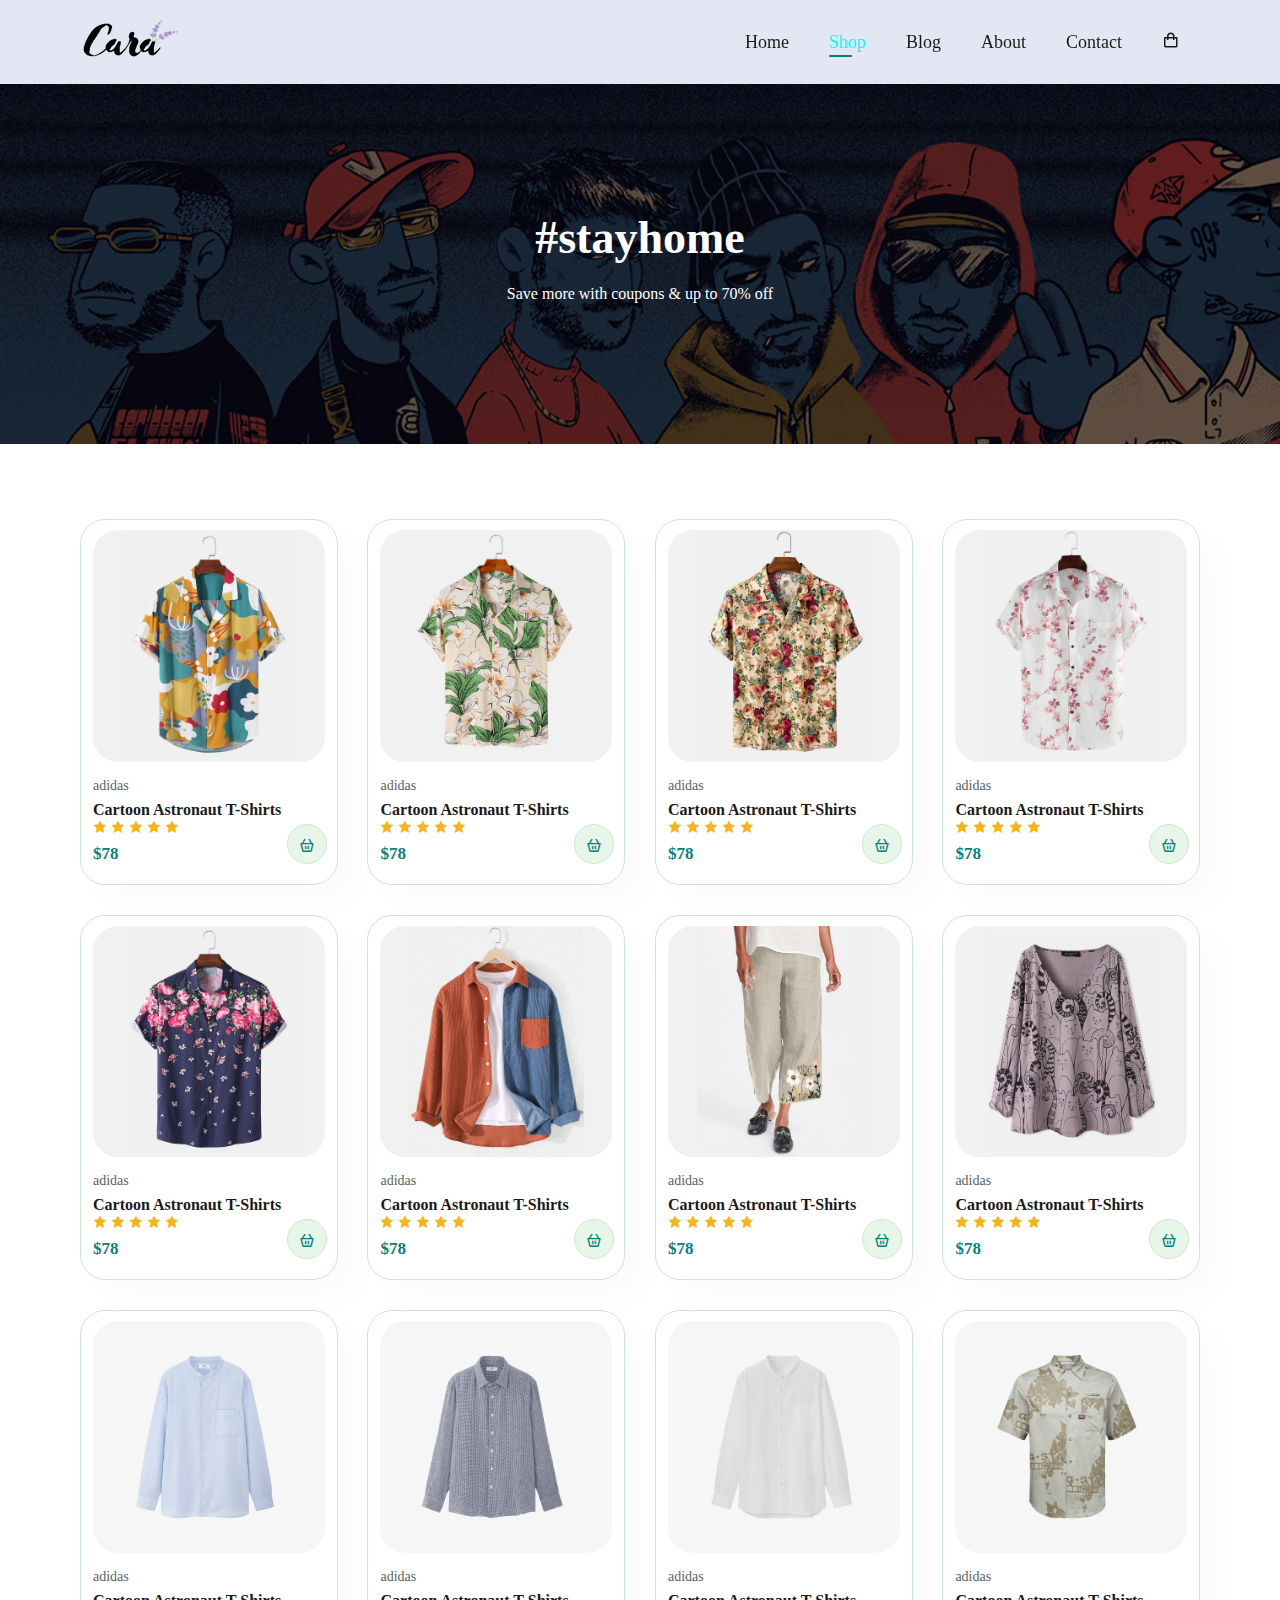
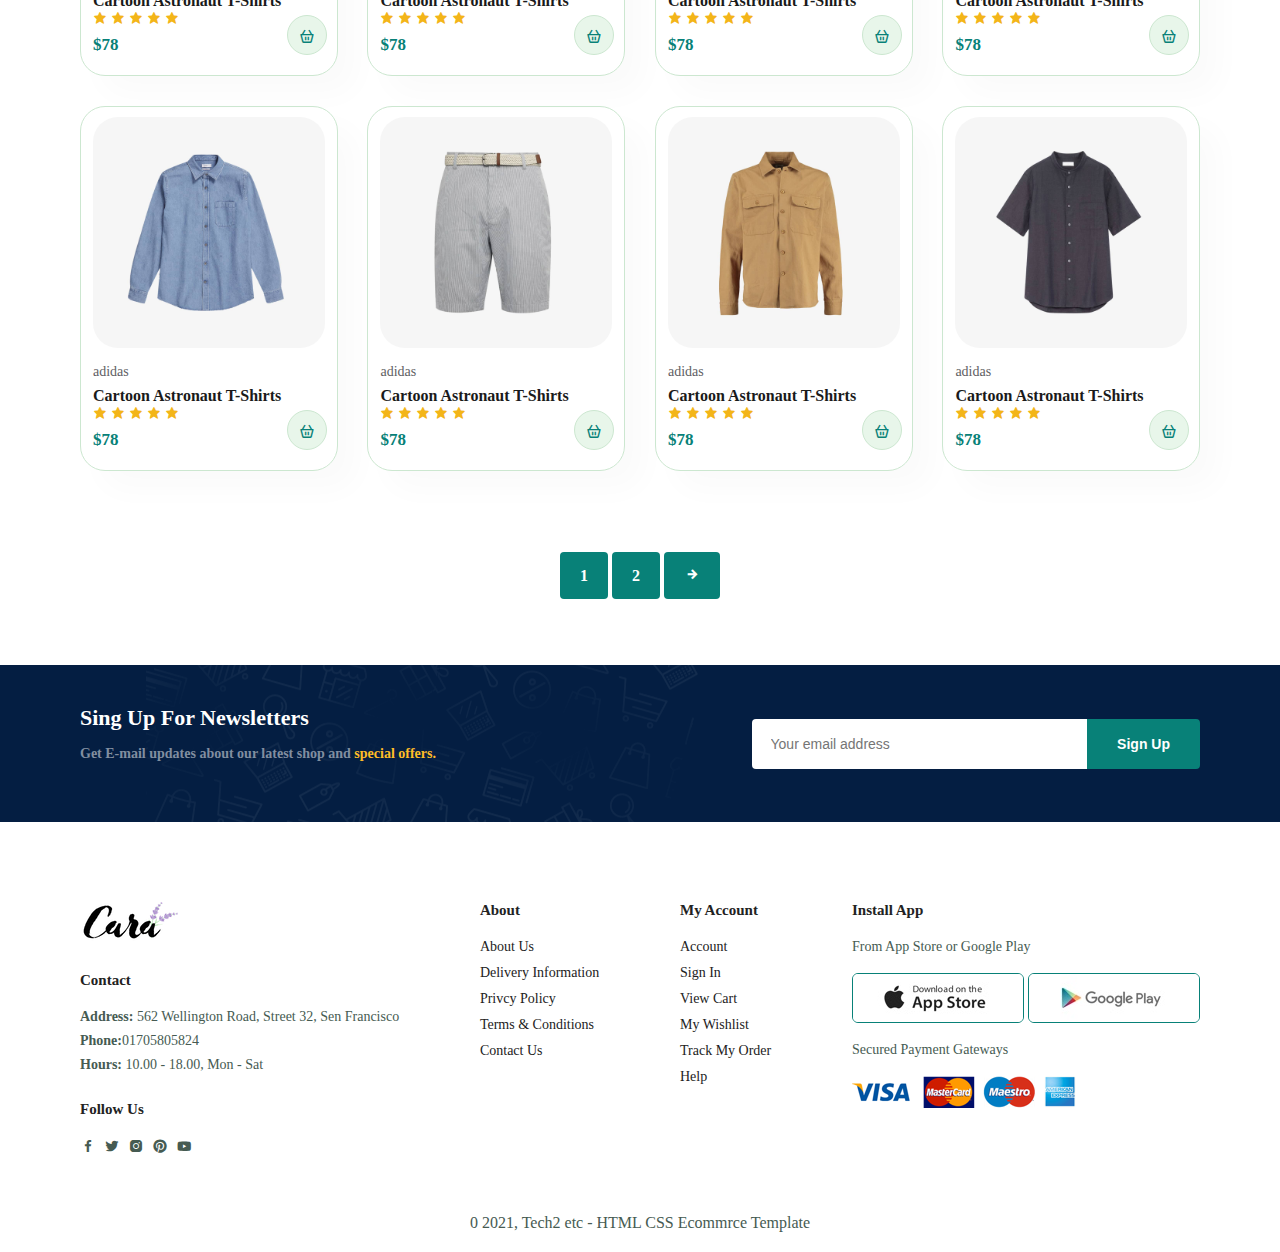
<file: shop.html>
<!DOCTYPE html>
<html lang="en">
<head>
    <meta charset="UTF-8">
    <meta name="viewport" content="width=device-width, initial-scale=1.0">
    <title>Shop page</title>
    <link href='https://unpkg.com/boxicons@2.1.4/css/boxicons.min.css' rel='stylesheet'>
    <link rel="stylesheet" href="style.css">
</head>
<body>

        <!-- ===========header section ========= -->
<section id="header">
    <a href="#"><img src="img/logo.png" alt=""></a>
    <div>
        <ul id="navbar">
            <li><a href="index.html">Home</a></li>
            <li><a  class="active" href="shop.html">Shop</a></li>
            <li><a href="blog.html">Blog</a></li>
            <li><a href="about.html">About</a></li>
            <li><a href="contact.html">Contact</a></li>
            <li id="lg-bag"><a href="card.html"><i class='bx bx-shopping-bag' ></i></i></a></li>
            <a href="#" id="close"><i class='bx bx-window-close'></i></a>
        </ul>
    </div>
    <div id="mobile">
        <a href="#"><i class='bx bx-shopping-bag' ></i></i></a>
        <i id="bar" class='bx bx-menu'></i>
    </div>
</section>
    <!-- =====hero section========= -->
<section id="page-header">
 
    <h2>#stayhome</h2>
    <p>Save more with coupons & up to 70% off</p>
  
</section>

<!-- =========feature product section=========== -->
<section id="product1" class="section-p1">
    <div class="pro-container">
        <div class="pro" onclick="window.location.href='sproduct.html'">
            <img src="img/products/f1.jpg" alt="">
            <div class="des">
                <span>adidas</span>
                <h5>Cartoon Astronaut T-Shirts</h5>
                <div class="star">
                    <i class='bx bxs-star'></i>
                    <i class='bx bxs-star'></i>
                    <i class='bx bxs-star'></i>
                    <i class='bx bxs-star'></i>
                    <i class='bx bxs-star'></i>
                </div>
                <h4>$78</h4>
            </div>
            <a href="#"><i class='bx bx-basket card'></i></a>
        </div>

        <div class="pro" onclick="window.location.href='sproduct.html'">
            <img src="img/products/f2.jpg" alt="">
            <div class="des">
                <span>adidas</span>
                <h5>Cartoon Astronaut T-Shirts</h5>
                <div class="star">
                    <i class='bx bxs-star'></i>
                    <i class='bx bxs-star'></i>
                    <i class='bx bxs-star'></i>
                    <i class='bx bxs-star'></i>
                    <i class='bx bxs-star'></i>
                </div>
                <h4>$78</h4>
            </div>
            <a href="#"><i class='bx bx-basket card'></i></a>
        </div>

        <div class="pro" onclick="window.location.href='sproduct.html'">
            <img src="img/products/f3.jpg" alt="">
            <div class="des">
                <span>adidas</span>
                <h5>Cartoon Astronaut T-Shirts</h5>
                <div class="star">
                    <i class='bx bxs-star'></i>
                    <i class='bx bxs-star'></i>
                    <i class='bx bxs-star'></i>
                    <i class='bx bxs-star'></i>
                    <i class='bx bxs-star'></i>
                </div>
                <h4>$78</h4>
            </div>
            <a href="#"><i class='bx bx-basket card'></i></a>
        </div>

        <div class="pro">
            <img src="img/products/f4.jpg" alt="">
            <div class="des">
                <span>adidas</span>
                <h5>Cartoon Astronaut T-Shirts</h5>
                <div class="star">
                    <i class='bx bxs-star'></i>
                    <i class='bx bxs-star'></i>
                    <i class='bx bxs-star'></i>
                    <i class='bx bxs-star'></i>
                    <i class='bx bxs-star'></i>
                </div>
                <h4>$78</h4>
            </div>
            <a href="#"><i class='bx bx-basket card'></i></a>
        </div>

        <div class="pro">
            <img src="img/products/f5.jpg" alt="">
            <div class="des">
                <span>adidas</span>
                <h5>Cartoon Astronaut T-Shirts</h5>
                <div class="star">
                    <i class='bx bxs-star'></i>
                    <i class='bx bxs-star'></i>
                    <i class='bx bxs-star'></i>
                    <i class='bx bxs-star'></i>
                    <i class='bx bxs-star'></i>
                </div>
                <h4>$78</h4>
            </div>
            <a href="#"><i class='bx bx-basket card'></i></a>
        </div>
        <div class="pro">
            <img src="img/products/f6.jpg" alt="">
            <div class="des">
                <span>adidas</span>
                <h5>Cartoon Astronaut T-Shirts</h5>
                <div class="star">
                    <i class='bx bxs-star'></i>
                    <i class='bx bxs-star'></i>
                    <i class='bx bxs-star'></i>
                    <i class='bx bxs-star'></i>
                    <i class='bx bxs-star'></i>
                </div>
                <h4>$78</h4>
            </div>
            <a href="#"><i class='bx bx-basket card'></i></a>
        </div>

        <div class="pro">
            <img src="img/products/f7.jpg" alt="">
            <div class="des">
                <span>adidas</span>
                <h5>Cartoon Astronaut T-Shirts</h5>
                <div class="star">
                    <i class='bx bxs-star'></i>
                    <i class='bx bxs-star'></i>
                    <i class='bx bxs-star'></i>
                    <i class='bx bxs-star'></i>
                    <i class='bx bxs-star'></i>
                </div>
                <h4>$78</h4>
            </div>
            <a href="#"><i class='bx bx-basket card'></i></a>
        </div>

        <div class="pro">
            <img src="img/products/f8.jpg" alt="">
            <div class="des">
                <span>adidas</span>
                <h5>Cartoon Astronaut T-Shirts</h5>
                <div class="star">
                    <i class='bx bxs-star'></i>
                    <i class='bx bxs-star'></i>
                    <i class='bx bxs-star'></i>
                    <i class='bx bxs-star'></i>
                    <i class='bx bxs-star'></i>
                </div>
                <h4>$78</h4>
            </div>
            <a href="#"><i class='bx bx-basket card'></i></a>
        </div>
   

<!-- ============New Arrivals section=========== -->
        <div class="pro">
            <img src="img/products/n1.jpg" alt="">
            <div class="des">
                <span>adidas</span>
                <h5>Cartoon Astronaut T-Shirts</h5>
                <div class="star">
                    <i class='bx bxs-star'></i>
                    <i class='bx bxs-star'></i>
                    <i class='bx bxs-star'></i>
                    <i class='bx bxs-star'></i>
                    <i class='bx bxs-star'></i>
                </div>
                <h4>$78</h4>
            </div>
            <a href="#"><i class='bx bx-basket card'></i></a>
        </div>

        <div class="pro">
            <img src="img/products/n2.jpg" alt="">
            <div class="des">
                <span>adidas</span>
                <h5>Cartoon Astronaut T-Shirts</h5>
                <div class="star">
                    <i class='bx bxs-star'></i>
                    <i class='bx bxs-star'></i>
                    <i class='bx bxs-star'></i>
                    <i class='bx bxs-star'></i>
                    <i class='bx bxs-star'></i>
                </div>
                <h4>$78</h4>
            </div>
            <a href="#"><i class='bx bx-basket card'></i></a>
        </div>

        <div class="pro">
            <img src="img/products/n3.jpg" alt="">
            <div class="des">
                <span>adidas</span>
                <h5>Cartoon Astronaut T-Shirts</h5>
                <div class="star">
                    <i class='bx bxs-star'></i>
                    <i class='bx bxs-star'></i>
                    <i class='bx bxs-star'></i>
                    <i class='bx bxs-star'></i>
                    <i class='bx bxs-star'></i>
                </div>
                <h4>$78</h4>
            </div>
            <a href="#"><i class='bx bx-basket card'></i></a>
        </div>

        <div class="pro">
            <img src="img/products/n4.jpg" alt="">
            <div class="des">
                <span>adidas</span>
                <h5>Cartoon Astronaut T-Shirts</h5>
                <div class="star">
                    <i class='bx bxs-star'></i>
                    <i class='bx bxs-star'></i>
                    <i class='bx bxs-star'></i>
                    <i class='bx bxs-star'></i>
                    <i class='bx bxs-star'></i>
                </div>
                <h4>$78</h4>
            </div>
            <a href="#"><i class='bx bx-basket card'></i></a>
        </div>

        <div class="pro">
            <img src="img/products/n5.jpg" alt="">
            <div class="des">
                <span>adidas</span>
                <h5>Cartoon Astronaut T-Shirts</h5>
                <div class="star">
                    <i class='bx bxs-star'></i>
                    <i class='bx bxs-star'></i>
                    <i class='bx bxs-star'></i>
                    <i class='bx bxs-star'></i>
                    <i class='bx bxs-star'></i>
                </div>
                <h4>$78</h4>
            </div>
            <a href="#"><i class='bx bx-basket card'></i></a>
        </div>
        <div class="pro">
            <img src="img/products/n6.jpg" alt="">
            <div class="des">
                <span>adidas</span>
                <h5>Cartoon Astronaut T-Shirts</h5>
                <div class="star">
                    <i class='bx bxs-star'></i>
                    <i class='bx bxs-star'></i>
                    <i class='bx bxs-star'></i>
                    <i class='bx bxs-star'></i>
                    <i class='bx bxs-star'></i>
                </div>
                <h4>$78</h4>
            </div>
            <a href="#"><i class='bx bx-basket card'></i></a>
        </div>

        <div class="pro">
            <img src="img/products/n7.jpg" alt="">
            <div class="des">
                <span>adidas</span>
                <h5>Cartoon Astronaut T-Shirts</h5>
                <div class="star">
                    <i class='bx bxs-star'></i>
                    <i class='bx bxs-star'></i>
                    <i class='bx bxs-star'></i>
                    <i class='bx bxs-star'></i>
                    <i class='bx bxs-star'></i>
                </div>
                <h4>$78</h4>
            </div>
            <a href="#"><i class='bx bx-basket card'></i></a>
        </div>

        <div class="pro">
            <img src="img/products/n8.jpg" alt="">
            <div class="des">
                <span>adidas</span>
                <h5>Cartoon Astronaut T-Shirts</h5>
                <div class="star">
                    <i class='bx bxs-star'></i>
                    <i class='bx bxs-star'></i>
                    <i class='bx bxs-star'></i>
                    <i class='bx bxs-star'></i>
                    <i class='bx bxs-star'></i>
                </div>
                <h4>$78</h4>
            </div>
            <a href="#"><i class='bx bx-basket card'></i></a>
        </div>
    </div>


</section>

<!-- ===============pagination section=============== -->
<section id="pagination" class="section-p1">
    <a href="#">1</a>
    <a href="#">2</a>
    <a href="#"><i class='bx bx-right-arrow-alt'></i></a>
</section>
<!-- ===========newsletter banner3=========== -->

<section id="newsletter" class="section-p1 section-m1">
    <div class="newstext">
        <h4>Sing Up For Newsletters</h4>
        <p>Get E-mail updates about our latest shop and <span>special offers.</span></p>
    </div>
    <div class="form">
        <input type="text" placeholder="Your email address">
        <button class="normal">Sign Up</button>
    </div>
</section>

<!-- ====================footer section=================== -->
<footer class="section-p1">
    <div class="col">
        <img class="logo" src="img/logo.png" alt="">
        <h4>Contact</h4>
        <p><strong>Address:</strong> 562 Wellington Road, Street 32, Sen Francisco</p>
        <p><strong>Phone:</strong>01705805824</p>
        <p><strong>Hours:</strong> 10.00 - 18.00, Mon - Sat</p>
        <div class="follow">
            <h4>Follow Us</h4>
            <div class="icon">
                <i class='bx bxl-facebook'></i>
                <i class='bx bxl-twitter'></i>
                <i class='bx bxl-instagram-alt' ></i>
                <i class='bx bxl-pinterest'></i>
                <i class='bx bxl-youtube'></i>
            </div>
        </div>
    </div>

    <div class="col">
        <h4>About</h4>
        <a href="#">About Us</a>
        <a href="#">Delivery Information</a>
        <a href="#">Privcy Policy</a>
        <a href="#">Terms & Conditions</a>
        <a href="#">Contact Us</a>
    </div>

    <div class="col">
        <h4>My Account</h4>
        <a href="#">Account</a>
        <a href="#">Sign In</a>
        <a href="#">View Cart</a>
        <a href="#">My Wishlist</a>
        <a href="#">Track My Order</a>
        <a href="#">Help</a>
    </div>

    <div class="col install">
        <h4>Install App</h4>
        <p>From App Store or Google Play</p>
        <div class="row">
            <img src="img/pay/app.jpg" alt="">
            <img src="img/pay/play.jpg" alt="">
        </div>
        <p>Secured Payment Gateways</p>
        <img src="img/pay/pay.png" alt="">
    </div>
    
</footer>
<div class="copyright">
    <p>0 2021, Tech2 etc - HTML CSS Ecommrce Template</p>
</div>
    <script src="script.js"></script>
</body>
</html>
</file>
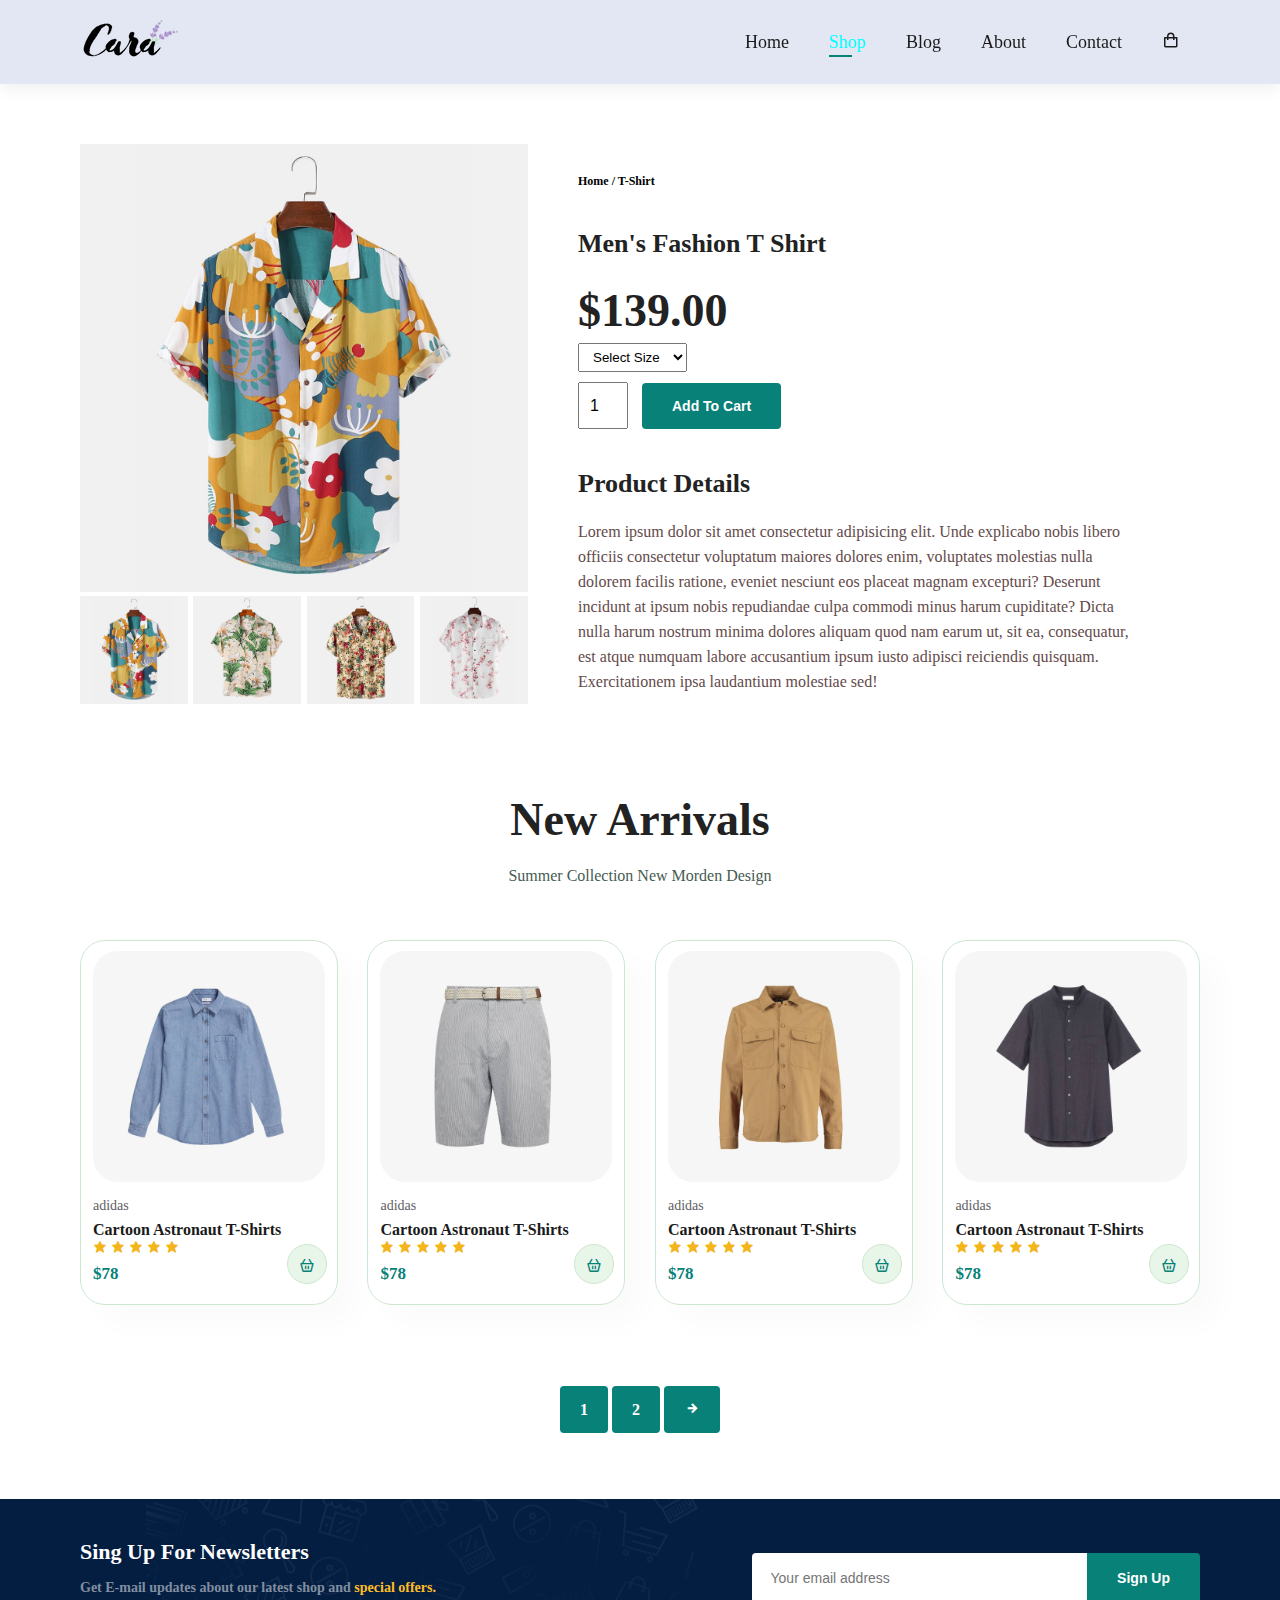
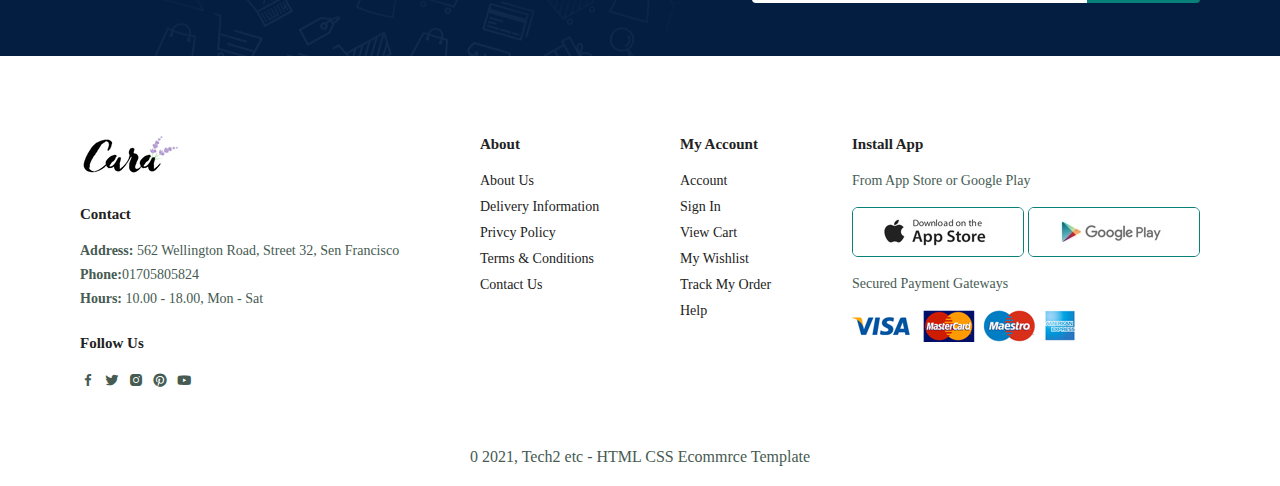
<file: sproduct.html>
<!DOCTYPE html>
<html lang="en">
<head>
    <meta charset="UTF-8">
    <meta name="viewport" content="width=device-width, initial-scale=1.0">
    <title>Shop page</title>
    <link href='https://unpkg.com/boxicons@2.1.4/css/boxicons.min.css' rel='stylesheet'>
    <link rel="stylesheet" href="style.css">
</head>
<body>

        <!-- ===========header section ========= -->
<section id="header">
    <a href="#"><img src="img/logo.png" alt=""></a>
    <div>
        <ul id="navbar">
            <li><a href="index.html">Home</a></li>
            <li><a  class="active" href="shop.html">Shop</a></li>
            <li><a href="blog.html">Blog</a></li>
            <li><a href="about.html">About</a></li>
            <li><a href="contact.html">Contact</a></li>
            <li id="lg-bag"><a href="card.html"><i class='bx bx-shopping-bag' ></i></i></a></li>
            <a href="#" id="close"><i class='bx bx-window-close'></i></a>
        </ul>
    </div>
    <div id="mobile">
        <a href="#"><i class='bx bx-shopping-bag' ></i></i></a>
        <i id="bar" class='bx bx-menu'></i>
    </div>
</section>
<!-- =========pro details=========== -->
<section id="prodetails" class="section-p1">
    <div class="single-pro-image">
        <img src="img/products/f1.jpg" width="100%" id="MainImg" alt="">
        <div class="small-img-group">
            <div class="small-img-col">
                <img src="img/products/f1.jpg" width="100%" class="small-img" alt="">
            </div>

            <div class="small-img-col">
                <img src="img/products/f2.jpg" width="100%" class="small-img" alt="">
            </div>

            <div class="small-img-col">
                <img src="img/products/f3.jpg" width="100%" class="small-img" alt="">
            </div>

            <div class="small-img-col">
                <img src="img/products/f4.jpg" width="100%" class="small-img" alt="">
            </div>
        </div>
    </div>

    <div class="single-pro-details">
        <h6>Home / T-Shirt</h6>
        <h4>Men's Fashion T Shirt</h4>
        <h2>$139.00</h2>
        <select name="" id="">
            <option value="">Select Size</option>
            <option value="">XL</option>
            <option value="">Small</option>
            <option value="">Large</option>
        </select>
        <input type="number" value="1">
        <button class="normal">Add To Cart</button>
        <h4>Product Details</h4>
        <span>Lorem ipsum dolor sit amet consectetur adipisicing elit. Unde explicabo nobis libero officiis consectetur voluptatum maiores dolores enim, voluptates molestias nulla dolorem facilis ratione, eveniet nesciunt eos placeat magnam excepturi? Deserunt incidunt at ipsum nobis repudiandae culpa commodi minus harum cupiditate? Dicta nulla harum nostrum minima dolores aliquam quod nam earum ut, sit ea, consequatur, est atque numquam labore accusantium ipsum iusto adipisci reiciendis quisquam. Exercitationem ipsa laudantium molestiae sed!</span>
    </div>
</section>
<!-- =========feature product section=========== -->
<section id="product1" class="section-p1">
    <h2>New Arrivals</h2>
    <p>Summer Collection New Morden Design</p>
    <div class="pro-container">
        <div class="pro">
            <img src="img/products/n5.jpg" alt="">
            <div class="des">
                <span>adidas</span>
                <h5>Cartoon Astronaut T-Shirts</h5>
                <div class="star">
                    <i class='bx bxs-star'></i>
                    <i class='bx bxs-star'></i>
                    <i class='bx bxs-star'></i>
                    <i class='bx bxs-star'></i>
                    <i class='bx bxs-star'></i>
                </div>
                <h4>$78</h4>
            </div>
            <a href="#"><i class='bx bx-basket card'></i></a>
        </div>
        <div class="pro">
            <img src="img/products/n6.jpg" alt="">
            <div class="des">
                <span>adidas</span>
                <h5>Cartoon Astronaut T-Shirts</h5>
                <div class="star">
                    <i class='bx bxs-star'></i>
                    <i class='bx bxs-star'></i>
                    <i class='bx bxs-star'></i>
                    <i class='bx bxs-star'></i>
                    <i class='bx bxs-star'></i>
                </div>
                <h4>$78</h4>
            </div>
            <a href="#"><i class='bx bx-basket card'></i></a>
        </div>

        <div class="pro">
            <img src="img/products/n7.jpg" alt="">
            <div class="des">
                <span>adidas</span>
                <h5>Cartoon Astronaut T-Shirts</h5>
                <div class="star">
                    <i class='bx bxs-star'></i>
                    <i class='bx bxs-star'></i>
                    <i class='bx bxs-star'></i>
                    <i class='bx bxs-star'></i>
                    <i class='bx bxs-star'></i>
                </div>
                <h4>$78</h4>
            </div>
            <a href="#"><i class='bx bx-basket card'></i></a>
        </div>

        <div class="pro">
            <img src="img/products/n8.jpg" alt="">
            <div class="des">
                <span>adidas</span>
                <h5>Cartoon Astronaut T-Shirts</h5>
                <div class="star">
                    <i class='bx bxs-star'></i>
                    <i class='bx bxs-star'></i>
                    <i class='bx bxs-star'></i>
                    <i class='bx bxs-star'></i>
                    <i class='bx bxs-star'></i>
                </div>
                <h4>$78</h4>
            </div>
            <a href="#"><i class='bx bx-basket card'></i></a>
        </div>
    </div>


</section>

<!-- ===============pagination section=============== -->
<section id="pagination" class="section-p1">
    <a href="#">1</a>
    <a href="#">2</a>
    <a href="#"><i class='bx bx-right-arrow-alt'></i></a>
</section>
<!-- ===========newsletter banner3=========== -->

<section id="newsletter" class="section-p1 section-m1">
    <div class="newstext">
        <h4>Sing Up For Newsletters</h4>
        <p>Get E-mail updates about our latest shop and <span>special offers.</span></p>
    </div>
    <div class="form">
        <input type="text" placeholder="Your email address">
        <button class="normal">Sign Up</button>
    </div>
</section>

<!-- ====================footer section=================== -->
<footer class="section-p1">
    <div class="col">
        <img class="logo" src="img/logo.png" alt="">
        <h4>Contact</h4>
        <p><strong>Address:</strong> 562 Wellington Road, Street 32, Sen Francisco</p>
        <p><strong>Phone:</strong>01705805824</p>
        <p><strong>Hours:</strong> 10.00 - 18.00, Mon - Sat</p>
        <div class="follow">
            <h4>Follow Us</h4>
            <div class="icon">
                <i class='bx bxl-facebook'></i>
                <i class='bx bxl-twitter'></i>
                <i class='bx bxl-instagram-alt' ></i>
                <i class='bx bxl-pinterest'></i>
                <i class='bx bxl-youtube'></i>
            </div>
        </div>
    </div>

    <div class="col">
        <h4>About</h4>
        <a href="#">About Us</a>
        <a href="#">Delivery Information</a>
        <a href="#">Privcy Policy</a>
        <a href="#">Terms & Conditions</a>
        <a href="#">Contact Us</a>
    </div>

    <div class="col">
        <h4>My Account</h4>
        <a href="#">Account</a>
        <a href="#">Sign In</a>
        <a href="#">View Cart</a>
        <a href="#">My Wishlist</a>
        <a href="#">Track My Order</a>
        <a href="#">Help</a>
    </div>

    <div class="col install">
        <h4>Install App</h4>
        <p>From App Store or Google Play</p>
        <div class="row">
            <img src="img/pay/app.jpg" alt="">
            <img src="img/pay/play.jpg" alt="">
        </div>
        <p>Secured Payment Gateways</p>
        <img src="img/pay/pay.png" alt="">
    </div>
    
</footer>
<div class="copyright">
    <p>0 2021, Tech2 etc - HTML CSS Ecommrce Template</p>
</div>




    <script src="script.js"></script>
</body>
</html>
</file>
<file: style.css>
@import url('https://fonts.googleapis.com/css2?family=League+Spartan:wght@100;200;300;400;500;600;700;800&family=Open+Sans:wght@300;400;500;600;700;800&family=Poppins:wght@100;200;300;400;500;600;700;800;900&family=Work+Sans:wght@100;200;300;400;500;600;700;800;900&display=swap');


*{
    margin: 0;
    padding: 0;
    box-sizing: border-box;
    font-family: 'spartan' sans-serif;
}

h1{
    font-size: 50px;
    line-height: 64px;
    color: #222;
}

h2{
    font-size: 46px;
    line-height: 64px;
    color: #222;
}

h4{
    font-size: 20px;
    color: #222;
}

h6{
    font-size: 12px;
    font-weight: 700;
}

p{
    font-size: 16px;
    color: #465b52;
    margin: 15px 0 20px 0;
}

.section-p1{
    padding: 40px 80px;
}
.section-m1{
    margin: 40px 0;
}

button.normal{
    font-size: 14px;
    font-weight: 600;
    padding: 15px 30px;
    color: #000;
    background-color: #fff;
    border-radius: 4px;
    cursor: pointer;
    border: none;
    outline: none;
    transition: 0.2s;
}

button.white{
    font-size: 13px;
    font-weight: 600;
    padding: 11px 18px;
    color: #fff;
    background-color: transparent;
    cursor: pointer;
    border: 1px solid #fff;
    outline: none;
    transition: 0.2s;
}

body{
    width: 100%;
}


/* -----------------header start------------------- */

#header{
    display: flex;
    justify-content: space-between;
    align-items: center;
    padding: 20px 80px;
    background-color: #E3E6F3;
    box-shadow: 0 5px 15px rgba(0,0,0,0.06);
    z-index: 999;
    position: sticky;
    top: 0;
    left: 0;
}

#navbar{
    display: flex;
    align-items: center;
    justify-content: center;
}

#navbar li{
    list-style: none;
    padding: 0 20px;
    position: relative;
}

#navbar li a{
    text-decoration: none;
    font-size: 18px;
    font-weight: 500;
    color: #1a1a1a;
    transition: 0.5s ease;
    /* position: relative; */
}



#navbar li a:hover,
#navbar li a.active{
    color: aqua;

}

#navbar li a.active::after,
#navbar li a:hover::after{
    content: '';
    width: 30%;
    height: 2px;
    background: #088178;
    position: absolute;
    bottom: -4px;
    left: 20px;
}

#mobile{
    display: none;
    align-items: center;
}

#close{
    display: none;
}
/* -----------------home page------------- */
#hero{
    background-image: url(img/hero4.png);
    height: 90vh;
    width: 100%;
    background-size: cover;
    background-position: top 25% right 0%;
    padding: 0px 80px;
    display: flex;
    flex-direction: column;
    align-items: flex-start;
    justify-content: center;
}
#hero h4{
    padding-bottom: 15px;
}
#hero h1{
    color: #088178;
}

#hero button{
    background-image: url(img/button.png);
    background-color: transparent;
    color: #088178;
    border: 0;
    padding: 14px 80px 14px 65px;
    background-repeat: no-repeat;
    cursor: pointer;
    font-weight: 700;
    font-size: 15px;

}

/*-----------------feature start*-----------------*/

#feature{
    display: flex;
    align-items: center;
    justify-content: space-between;
    flex-wrap: wrap;
}
#feature .fe-box{
    width: 180px;
    text-align: center;
    padding: 25px 15px;
    box-shadow: 20px 20px 34px rgba(0,0,0,0.03);
    border: 1px solid #cce7d0;
    border-radius: 4px;
    margin: 15px 0;
}

#feature .fe-box:hover{
    box-shadow: 10px 10px 54px rgba(70,62,221,0.1); 
}

#feature .fe-box img{
    width: 100%;
    margin-bottom: 10px;

}
#feature .fe-box h6{
    display: inline-block;
    padding: 9px 8px 6px 8px;
    line-height: 1;
    border-radius: 4px;
    color: #088178;
    background-color: #fddde4;
}
#feature .fe-box:nth-child(2) h6{
    background-color: #cdebbc;
}

#feature .fe-box:nth-child(3) h6{
    background-color: #d1e8f2;
}

#feature .fe-box:nth-child(4) h6{
    background-color: #cdd4f8;
}

#feature .fe-box:nth-child(5) h6{
    background-color: #f6dbf6;
}

#feature .fe-box:nth-child(6) h6{
    background-color: #fff2e5;
}

/* ===========pordoucts section======== */
#product1{
    text-align: center;
}

#product1 .pro-container{
    display: flex;
    justify-content: space-between;
    padding-top: 20px;
    flex-wrap: wrap;
}
#product1 .pro{
    width: 23%;
    min-width: 250px;
    padding: 10px 12px;
    border: 1px solid #cce7d0;
    border-radius: 25px;
    cursor: pointer;
    box-shadow: 20px 20px 30px rgba(0, 0, 0, 0.02);
    margin: 15px 0;
    transition: 0.2s ease;
    position: relative;
}

#product1 .pro:hover{
    box-shadow: 20px 20px 30px rgba(0, 0, 0, 0.06);
}

#product1 .pro img{
    width: 100%;
    border-radius: 25px;
}

#product1 .pro .des{
    text-align: start;
    padding: 10px 0;
}

#product1 .pro .des span{
    color: #606063;
    font-size: 14px;
}

#product1 .pro .des h5{
    padding-top: 7px;
    color: #1a1a1a;
    font-size: 16px;
}

#product1 .pro .des i{
    font-size: 14px;
    color: rgb(243, 181, 25);
}

#product1 .pro .des h4{
    padding-top: 7px;
    font-size: 17px;
    font-weight: 700;
    color: #088178;
}

#product1 .pro .card{
    width: 40px;
    height: 40px;
    line-height: 40px;
    border-radius: 50px;
    background-color: #e8f6ea;
    font-weight: 500;
    color: #088178;
    border: 1px solid #cce7d0;
    position: absolute;
    bottom: 20px;
    right: 10px;
}

/* ==========banner section========== */

#banner{
    display: flex;
    flex-direction: column;
    justify-content: center;
    align-items: center;
    text-align: center;
    background-image: url(img/banner/b2.jpg);
    width: 100%;
    height: 40vh;
    background-size: cover;
    background-position: center;
}

#banner h4{
    color: #fff;
    font-size: 16px;
}

#banner h2{
    color: #fff;
    font-size: 30px;
    padding: 10px 0;
}
#banner h2 span{
    color: #ce3939;
}

#banner button:hover{
    background-color: #088178;
    color: #cce7d0;
}

/* ===========small banner=========== */

#sm-banner .banner-box{
    display: flex;
    flex-direction: column;
    justify-content: center;
    align-items: flex-start;
    background-image: url(img/banner/b17.jpg);
    min-width: 580px;
    height: 50vh;
    background-size: cover;
    background-position: center; 
    padding: 30px;
}

#sm-banner .banner-box2{
    background-image: url(img/banner/b10.jpg);
}
#sm-banner h4{
    color: #fff;
    font-size: 20px;
    font-weight: 300;
}

#sm-banner h2{
    color: #fff;
    font-size: 28px;
    font-weight: 800;
}

#sm-banner span{
    color: #fff;
    font-size: 15px;
    font-weight: 500;
    padding-bottom: 15px;
}
#sm-banner{
    display: flex;
    justify-content: space-between;
    flex-wrap: wrap;
}

#sm-banner .banner-box:hover button{
    background-color: #088178;
    border: 1px solid #088178;
}

#banner3{
    display: flex;
    justify-content: space-between;
    flex-wrap: wrap;
    padding: 0 80px;
}
#banner3 .banner-box{
    display: flex;
    flex-direction: column;
    justify-content: center;
    align-items: flex-start;
    background-image: url(img/banner/b7.jpg);
    min-width: 28%;
    height: 30vh;
    background-size: cover;
    background-position: center; 
    padding: 20px;

}

#banner3 .banner-box2{
    background-image: url(img/banner/b4.jpg);
}

#banner3 .banner-box3{
    background-image: url(img/banner/b18.jpg);
}
#banner3 h2{
    color: #fff;
    font-weight: 900;
    font-size: 22px;
}

#banner3 h3{
    color: #ec544e;
    font-weight: 800;
    font-size: 15px;
}
/* ============newsletter section======== */
#newsletter{
    display: flex;
    justify-content: space-between;
    flex-wrap: wrap;
    align-items: center;
    background-image: url(img/banner/b14.png);
    background-repeat: no-repeat;
    background-position: 20% 30%;
    background-color: #041e42;
}

#newsletter h4{
    font-size: 22px;
    font-weight: 700;
    color: #fff;
}

#newsletter p{
    font-size: 14px;
    font-weight: 600;
    color: #818ea0;
}

#newsletter p span{
    color: #ffbd27;
}

#newsletter .form{
    display: flex;
    width: 40%;
}
#newsletter input{
    height: 3.125rem;
    padding: 0 1.25em;
    font-size: 14px;
    width: 100%;
    border: 1px solid transparent;
    border-radius: 4px;
    outline: none;
    border-top-right-radius: 0;
    border-bottom-right-radius: 0;
}

#newsletter button{
    background-color: #088178;
    color: #fff;
    white-space: nowrap;
    border-top-left-radius: 0;
    border-bottom-left-radius: 0;

}

footer{
    display: flex;
    flex-wrap: wrap;
    justify-content: space-between;
}


footer .col{
    display: flex;
    flex-direction: column;
    align-items: flex-start;
    margin-bottom: 2px;
}

footer .logo{
   margin-bottom: 30px; 
}

footer h4{
    font-size: 15px;
    padding-bottom: 20px;
}

footer p{
    font-size: 14px;
    margin: 0 0 8px 0;
}

footer a{
    font-size: 14px;
    text-decoration: none;
    color: #222;
    margin-bottom: 10px;
}

footer .follow{
    margin-top: 20px;
}

footer .follow i{
    color: #465b52;
    padding-right: 4px;
    cursor: pointer;
}

footer .install .row img{
    border: 1px solid #088178;
    border-radius: 6px;
}

footer .install img{
    margin: 10px 0 15px 0;
}

footer .follow i:hover,
footer a:hover {
    color: #088178;
}

.copyright{
    text-align: center;
}
/* ====================================
=======================================
shop page 
======================================
====================================== */

#page-header{
    background-image: url(img/banner/b1.jpg);
    width: 100%;
    height: 40vh;
    background-size: cover;
    display: flex;
    justify-content: center;
    text-align: center;
    flex-direction: column;
    padding: 14px;
}

#page-header h2,
#page-header p{
    color: #fff;
}

#pagination{
    text-align: center;
}

#pagination a{
    text-decoration: none;
    background-color: #088178;
    padding: 15px 20px;
    border-radius: 4px;
    color: #fff;
    font-weight: 600;
}

#pagination i{
    font-size: 16px;
    font-weight: 600;
}

/* ==============single product================= */

#prodetails{
    display: flex;
    margin-top: 20px;
}

#prodetails .single-pro-image{
    width: 40%;
    margin-right: 50px;
}

.small-img-group{
    display: flex;
    justify-content: space-between;
}

.small-img-col{
    flex-basis: 24%;
    cursor: pointer;
}

#prodetails .single-pro-details{
    width: 50%;
    padding-top: 30px;
}

#prodetails .single-pro-details h4{
    padding: 40px 0 20px 0;
}

#prodetails .single-pro-details h4{
    font-size: 26px;
}

#prodetails .single-pro-details select{
    display: block;
    padding: 5px 10px;
    margin-bottom: 10px;
}

#prodetails .single-pro-details input{
    width: 50px;
    height: 47px;
    padding-left: 10px;
    font-size: 16px;
    margin-right: 10px;
}

#prodetails .single-pro-details span{
    line-height: 25px;
    color: #644a4a;
}

#prodetails .single-pro-details input:focus{
    outline: none;
}

#prodetails .single-pro-details button{
   background-color: #088178;
   color: #fff; 
}




/* ====================================
=======================================
blog page
======================================
====================================== */

#page-header.bolg-header{
    background-image: url(img/banner/b19.jpg);;
}

#blog{
    padding: 150px 150px 0 150px;
}

#blog .blog-box{
    display: flex;
    align-items: center;
    width: 100%;
    position: relative;
    padding-bottom: 90px;
}

#blog .blog-img{
    width: 50%;
    margin-right: 40px;
}

#blog img{
    width: 100%;
    height: 300px;
    object-fit: cover;
}

#blog .blog-details{
    width: 50%;
}

#blog .blog-details a{
    text-decoration: none;
    font-size: 11px;
    color: #000;
    font-weight: 700;
    position: relative;
    transition: 0.3s;
}

#blog .blog-details a::after{
    content: '';
    width: 50px;
    height: 1px;
    background-color: #000;
    position: absolute;
    top: 4px;
    right: -60px;
}

#blog .blog-details a:hover{
    color: #088178;
}

#blog .blog-details a:hover::after{
    background-color: #088178;
}

#blog .blog-box h1{
    position: absolute;
    top: -40px;
    left: 0;
    font-size: 70px;
    font-weight: 700;
    color: #c9cbce;
    z-index: -9;
}



/* ====================================
=======================================
about page
======================================
====================================== */

#page-header.about-header{
   background-image: url(img/about/banner.png); 
}

#about-head{
    display: flex;
    align-items: center;
}

#about-head div{
    padding-left: 40px;
}

#about-head img{
    width: 50%;
    height: auto;
}

#about-app{
    text-align: center;
}

#about-app .video{
    width: 70%;
    height: 100%;
    margin: 30px auto 0 auto;
}

#about-app .video video{
    width: 100%;
    height: 100%;
    border-radius: 20px;
}

/* ====================================
=======================================
contact page
======================================
====================================== */

#contact-details{
    display: flex;
    align-items: center;
    justify-content: space-between;
}

#contact-details .details{
    width: 40%;
}

#contact-details .details span,
#form-details form span{
    font-size: 12px;
}

#contact-details .details h2,
#form-details form h2{
    font-size: 26px;
    line-height: 35px;
    padding: 20px 0;
}

#contact-details .details h3{
    font-size: 16px;
    padding-bottom: 15px;
}

#contact-details .details li{
    list-style: none;
    display: flex;
    padding: 10px 0;
}

#contact-details .details li i{
    font-size: 14px;
    padding-right: 22px;
}

#contact-details .details li p{
    margin: 0;
    font-size: 14px;
} 

#contact-details .map{
    width: 55%;
    height: 400px;
}

#contact-details .map iframe{
    width: 100%;
    height: 100%;
}

#form-details {
    display: flex;
    justify-content: space-between;
    margin: 30px;
    padding: 80px;
    border: 1px solid #e1e1e1;
}
#form-details form{
    width: 65%;
    display: flex;
    flex-direction: column;
    align-items: flex-start;
}

#form-details form input,
#form-details form textarea{
    width: 100%;
    padding: 12px 15px;
    outline: none;
    margin-bottom: 20px;
    border: 1px solid #e1e1e1;
}

#form-details form button{
    background-color: #088178;
    color: #fff;
}

#form-details .people div{
    padding-bottom: 25px;
    display: flex;
    align-items: flex-start;
}

#form-details .people div img{
    width: 65px;
    height: 65px;
    object-fit: cover;
    margin-right: 15px;
}

#form-details .people div p{
    margin: 0;
    font-size: 13px;
    line-height: 25px;
}

#form-details .people div span{
    display: block;
    font-size: 16px;
    font-weight: 600;
    color: #000;
}

/* =====================responsive setion================== */
@media (max-width:799px) {

    .section-p1 {
        padding: 40px 40px;
    }

    #navbar{
        display: flex;
        flex-direction: column;
        align-items: flex-start;
        justify-content: flex-start;
        position: fixed;
        top: 0;
        right: -300px;
        height: 100vh;
        width: 300px;
        background-color: #E3E6F3;
        box-shadow: 0 40px 60px rgba(0, 0, 0, 0.01);
        padding: 80px 0 0 10px;
        transition: 0.6s;
    }  

    #navbar.active{
        right: 0px; 
    }
    
    #navbar li{
        margin-bottom: 25px;
    }

    #mobile{
        display: flex;
        align-items: center;
    }

    #mobile i{
       color: #1a1a1a; 
       font-size: 24px;
       margin-left: 20px;
    }

    #close{
        display: initial;
        position: absolute;
        top: 30px;
        left: 30px;
        color: #222;
        font-size: 24px;
    }

    #lg-bag{
        display: none;
    }
    #hero{
        height: 80vh;
        padding: 0 80px;
        background-position: top 30% right 30%;
    }

    #feature{
        justify-content: center;
    }

    #feature .fe-box {
        margin: 15px 15px;
    }

    #product1 .pro-container {
        justify-content: center;
    }

    #product1 .pro {
        margin: 15px;
    }

    #banner {
        height: 33vh;
    }

    #sm-banner .banner-box {
        min-width: 100%;
        height: 40vh;
        margin-bottom: 10px;
    }

    #banner3{
        padding: 0 20px;
    }
    
    #banner3 .banner-box{
        width: 32%;
    }

    #newsletter .form{
        width: 70%;
    }



    /* contact page------------- */
    #form-details {
        padding: 40px;
    }

    #form-details form {
        width: 50%;
    }

    
}

@media (max-width:477px){

    .section-p1 {
        padding: 20px;
    }

    #header{
        padding: 10px 30px;
    }

    h2{
        font-size: 38px;
    }

    h2{
        font-size: 32px;
    }
    #hero{
        padding: 0 20px;
        background-position: 55%;
        height: auto;
    }

    #feature{
        justify-content: space-between;
    }

    #feature .fe-box {
        width: 155px;
        margin:15px auto 0 auto ;
       
    }
    #product1 .pro {
        width: 100%;
    }
    #banner {
        height: 50vh;
    }

    #banner3 .banner-box {
        width: 100%;
        margin-top: 10px;
    }
    #newsletter {
        padding: 40px 20px;
        background-color: #041e42;
    }

    #newsletter .form {
        width: 100%;
    }


    /*=========== blog section========= */
    #blog {
        padding: 100px 20px 0 20px;
    }
    #blog .blog-box {
        display: flex;
        flex-direction: column;
        align-items: flex-start;
    }

    #blog .blog-img {
        width: 100%;
        margin-right: 0;
        margin-bottom: 30px;                    
    }

    #blog .blog-details {
        width: 100%;
    }


    /* ==========about page======= */

    #about-head{
        flex-direction: column;
    }
    
    #about-head img{
        width: 100%;
        margin-bottom: 20px;
    }
    #about-head div {
        padding-left: 0px;
    }

    #about-app .video {
        width: 100%;

    }

    /* contact page--------- */
    #contact-details {
        flex-direction: column;
    }

    #contact-details .details {
        width: 100%;
        margin-bottom: 30px;
    }

    #contact-details .map {
        width: 100%;
    }

    #form-details {
        margin: 10px;
        padding: 30px 10px;
        flex-wrap: wrap;
    }

    #form-details form {
        width: 100%;
        margin-bottom: 30px;
    }
}
</file>
